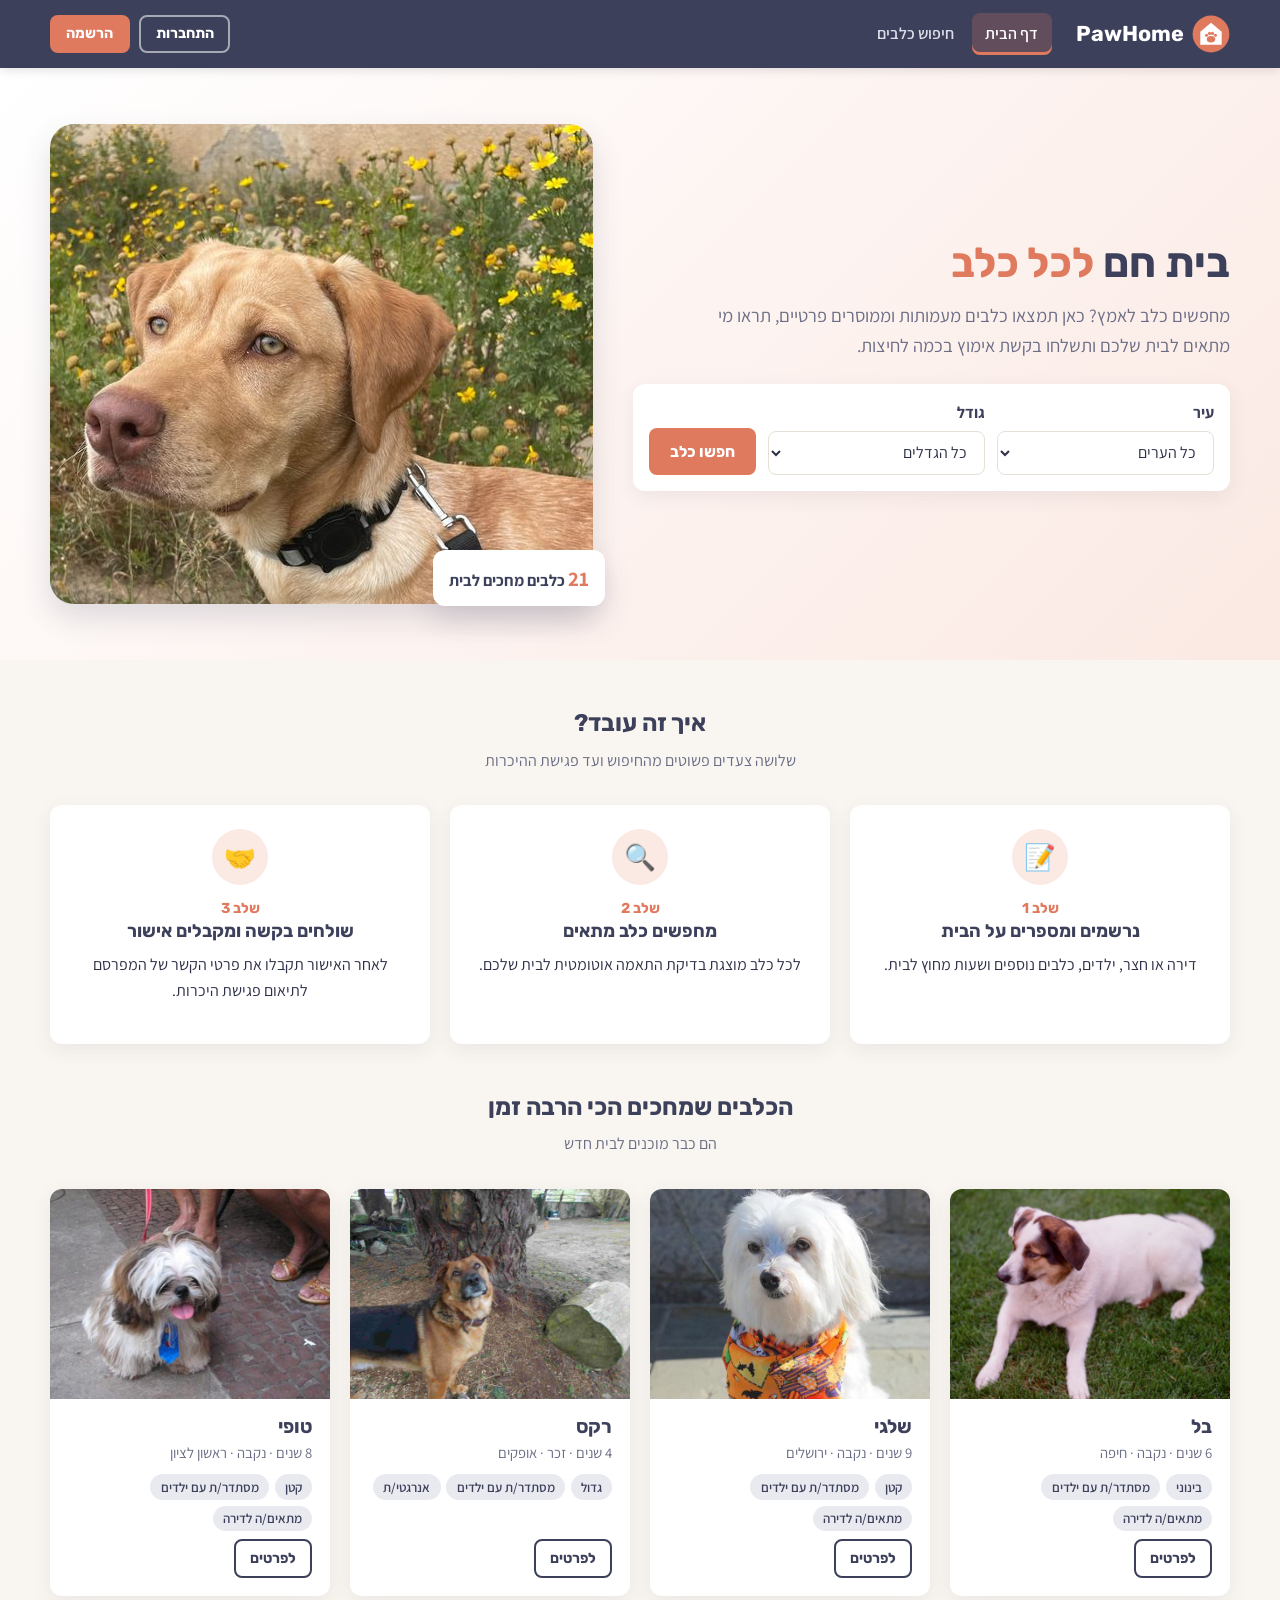
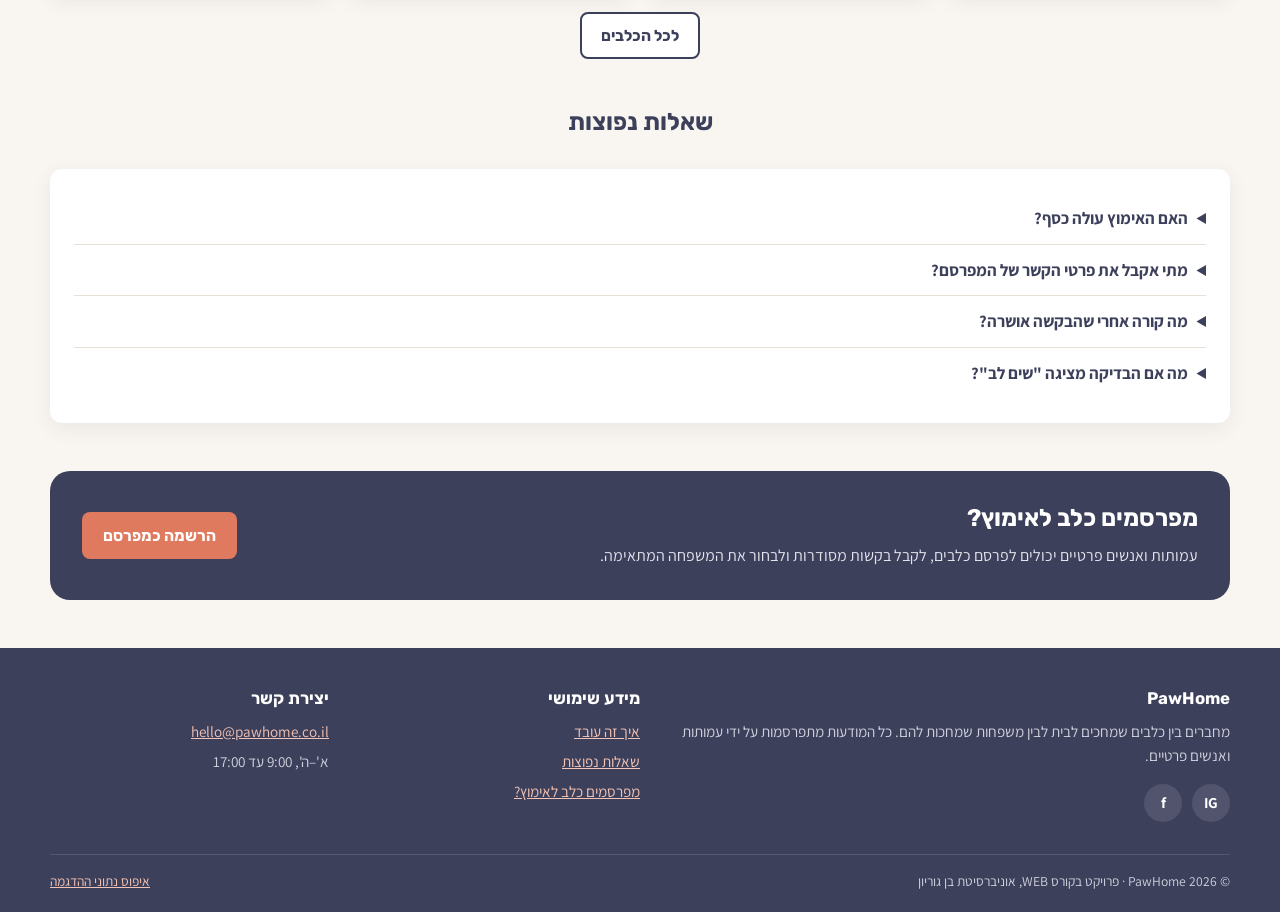
<file: PawHome_Part_B_Group2/PawHome_Part_B_Group2/index.html>
<!DOCTYPE html>
<html lang="he" dir="rtl">
<head>
    <!-- Home page: introduces the service, quick search, longest waiting dogs. -->
    <meta charset="UTF-8">
    <meta name="viewport" content="width=device-width, initial-scale=1.0">
    <meta name="description" content="PawHome: אפליקציה לאימוץ כלבים שמחברת בין מאמצים לבין עמותות ומוסרים פרטיים.">
    <title>דף הבית | PawHome</title>
    <link rel="icon" href="images/favicon.svg" type="image/svg+xml">
    <link rel="preconnect" href="https://fonts.googleapis.com">
    <link rel="preconnect" href="https://fonts.gstatic.com" crossorigin>
    <link href="https://fonts.googleapis.com/css2?family=Assistant:wght@400;600;700&family=Rubik:wght@500;700&display=swap" rel="stylesheet">
    <link rel="stylesheet" href="css/style.css">
</head>
<body class="page-home">
    <a class="skip-link" href="#main">דילוג לתוכן הראשי</a>

    <!-- Header: the same on every page. Links are shown or hidden by role in js/ui.js (data-show) -->
    <header class="site-header">
        <div class="container header-inner">
            <a class="brand" href="index.html">
                <img src="images/logo.svg" alt="" width="38" height="38">
                <span>PawHome</span>
            </a>

            <button class="menu-toggle" type="button" aria-expanded="false" aria-controls="mainNav" aria-label="פתיחת התפריט">☰</button>

            <nav id="mainNav" class="main-nav" aria-label="ניווט ראשי">
                <ul class="nav-list">
                    <li data-show="guest adopter"><a href="index.html">דף הבית</a></li>
                    <li data-show="publisher"><a href="publisher.html">ניהול המודעות</a></li>
                    <li data-show="publisher"><a href="dog-form.html">פרסום כלב</a></li>
                    <li data-show="guest adopter publisher"><a href="dogs.html">חיפוש כלבים</a></li>
                    <li data-show="adopter"><a href="my-requests.html">הבקשות שלי</a></li>
                </ul>
                <div class="nav-user">
                    <a class="btn btn-outline btn-small" href="login.html" data-show="guest">התחברות</a>
                    <a class="btn btn-primary btn-small" href="signup.html" data-show="guest">הרשמה</a>
                    <a class="user-chip" href="profile.html" data-show="adopter publisher" title="הפרופיל שלי">
                        <span class="user-avatar" aria-hidden="true">👤</span>
                        <span id="navUserName">הפרופיל שלי</span>
                    </a>
                    <button class="btn btn-outline btn-small" type="button" data-logout data-show="adopter publisher">התנתקות</button>
                </div>
            </nav>
        </div>
    </header>

    <main id="main">

        <!-- Hero: what the site does, and a quick search -->
        <section class="hero">
            <div class="container hero-grid">
                <div class="fade-in">
                    <h1>בית חם <span>לכל כלב</span></h1>
                    <p class="hero-text">מחפשים כלב לאמץ? כאן תמצאו כלבים מעמותות וממוסרים פרטיים, תראו מי מתאים לבית שלכם ותשלחו בקשת אימוץ בכמה לחיצות.</p>

                    <form id="quickSearch" class="quick-search" aria-label="חיפוש מהיר">
                        <div class="form-field">
                            <label for="quickCity">עיר</label>
                            <select id="quickCity" name="city"></select>
                        </div>
                        <div class="form-field">
                            <label for="quickSize">גודל</label>
                            <select id="quickSize" name="size">
                                <option value="">כל הגדלים</option>
                                <option value="small">קטן</option>
                                <option value="medium">בינוני</option>
                                <option value="large">גדול</option>
                            </select>
                        </div>
                        <button class="btn btn-primary" type="submit">חפשו כלב</button>
                    </form>
                </div>
                <div class="hero-image fade-in" style="--delay:120ms">
                    <img src="images/dogs/lola.jpg" alt="לולה, כלבה מעורבת שמחכה לאימוץ" width="640" height="480">
                    <p class="hero-badge"><strong id="availableCount">…</strong> כלבים מחכים לבית</p>
                </div>
            </div>
        </section>

        <!-- How it works: the three steps of the service -->
        <section id="how-it-works" class="container section-gap">
            <div class="section-heading">
                <h2>איך זה עובד?</h2>
                <p>שלושה צעדים פשוטים מהחיפוש ועד פגישת ההיכרות</p>
            </div>
            <ol class="steps">
                <li class="step">
                    <div class="step-icon" aria-hidden="true">📝</div>
                    <span class="step-number">שלב 1</span>
                    <h3>נרשמים ומספרים על הבית</h3>
                    <p>דירה או חצר, ילדים, כלבים נוספים ושעות מחוץ לבית.</p>
                </li>
                <li class="step">
                    <div class="step-icon" aria-hidden="true">🔍</div>
                    <span class="step-number">שלב 2</span>
                    <h3>מחפשים כלב מתאים</h3>
                    <p>לכל כלב מוצגת בדיקת התאמה אוטומטית לבית שלכם.</p>
                </li>
                <li class="step">
                    <div class="step-icon" aria-hidden="true">🤝</div>
                    <span class="step-number">שלב 3</span>
                    <h3>שולחים בקשה ומקבלים אישור</h3>
                    <p>לאחר האישור תקבלו את פרטי הקשר של המפרסם לתיאום פגישת היכרות.</p>
                </li>
            </ol>
        </section>

        <!-- Dogs that have been waiting the longest (loaded by js/home.js) -->
        <section class="container section-gap" aria-labelledby="waitingTitle">
            <div class="section-heading">
                <h2 id="waitingTitle">הכלבים שמחכים הכי הרבה זמן</h2>
                <p>הם כבר מוכנים לבית חדש</p>
            </div>
            <div id="waitingDogs" class="dog-grid four" aria-live="polite">
                <p class="loading-block"><span class="spinner"></span></p>
            </div>
            <p class="switch-line"><a class="btn btn-outline" href="dogs.html">לכל הכלבים</a></p>
        </section>

        <!-- Frequently asked questions (native accordion) -->
        <section id="faq" class="container section-gap">
            <div class="section-heading">
                <h2>שאלות נפוצות</h2>
            </div>
            <div class="card">
                <details>
                    <summary><strong>האם האימוץ עולה כסף?</strong></summary>
                    <p>האתר לא גובה תשלום. דמי אימוץ, אם יש, נקבעים ישירות מול העמותה או המוסר.</p>
                </details>
                <details>
                    <summary><strong>מתי אקבל את פרטי הקשר של המפרסם?</strong></summary>
                    <p>מיד לאחר שהמפרסם מאשר את הבקשה. הפרטים יופיעו בעמוד "הבקשות שלי".</p>
                </details>
                <details>
                    <summary><strong>מה קורה אחרי שהבקשה אושרה?</strong></summary>
                    <p>הכלב עובר לסטטוס "בתהליך אימוץ" ונפגשים להיכרות. אם האימוץ מתבצע, המפרסם מסמן אותו כמאומץ. אם לא, המודעה חוזרת להיות זמינה ובקשות אחרות שחיכו נשארות בתוקף.</p>
                </details>
                <details>
                    <summary><strong>מה אם הבדיקה מציגה "שים לב"?</strong></summary>
                    <p>זו המלצה בלבד. אפשר עדיין לשלוח בקשה ולהסביר למפרסם איך תתאימו את הבית לכלב.</p>
                </details>
            </div>
        </section>

        <!-- Invitation for publishers (guests only) -->
        <section class="container section-gap" data-show="guest">
            <div class="publisher-cta">
                <div>
                    <h2>מפרסמים כלב לאימוץ?</h2>
                    <p>עמותות ואנשים פרטיים יכולים לפרסם כלבים, לקבל בקשות מסודרות ולבחור את המשפחה המתאימה.</p>
                </div>
                <a class="btn btn-primary" href="signup.html?type=publisher">הרשמה כמפרסם</a>
            </div>
        </section>
    </main>

    <!-- Footer: the same on every page -->
    <footer class="site-footer">
        <div class="container footer-grid">
            <section>
                <h2>PawHome</h2>
                <p>מחברים בין כלבים שמחכים לבית לבין משפחות שמחכות להם. כל המודעות מתפרסמות על ידי עמותות ואנשים פרטיים.</p>
                <div class="social-links">
                    <a href="https://www.instagram.com/" target="_blank" rel="noopener" aria-label="אינסטגרם">IG</a>
                    <a href="https://www.facebook.com/" target="_blank" rel="noopener" aria-label="פייסבוק">f</a>
                </div>
            </section>
            <section>
                <h2>מידע שימושי</h2>
                <ul class="footer-links">
                    <li><a href="index.html#how-it-works">איך זה עובד</a></li>
                    <li><a href="index.html#faq">שאלות נפוצות</a></li>
                    <li><a href="signup.html?type=publisher">מפרסמים כלב לאימוץ?</a></li>
                </ul>
            </section>
            <section>
                <h2>יצירת קשר</h2>
                <ul class="footer-links">
                    <li><a href="mailto:hello@pawhome.co.il">hello@pawhome.co.il</a></li>
                    <li>א'–ה', 9:00 עד 17:00</li>
                </ul>
            </section>
        </div>
        <div class="container footer-bottom">
            <span>© <span id="footerYear">2026</span> PawHome · פרויקט בקורס WEB, אוניברסיטת בן גוריון</span>
            <button class="link-button" type="button" id="resetDemo">איפוס נתוני ההדגמה</button>
        </div>
    </footer>

    <!-- Shared scripts (order matters), then the script of this page -->
    <script src="js/data.js"></script>
    <script src="js/match.js"></script>
    <script src="js/api.js"></script>
    <script src="js/validation.js"></script>
    <script src="js/forms.js"></script>
    <script src="js/ui.js"></script>
    <script src="js/home.js"></script>
</body>
</html>
</file>
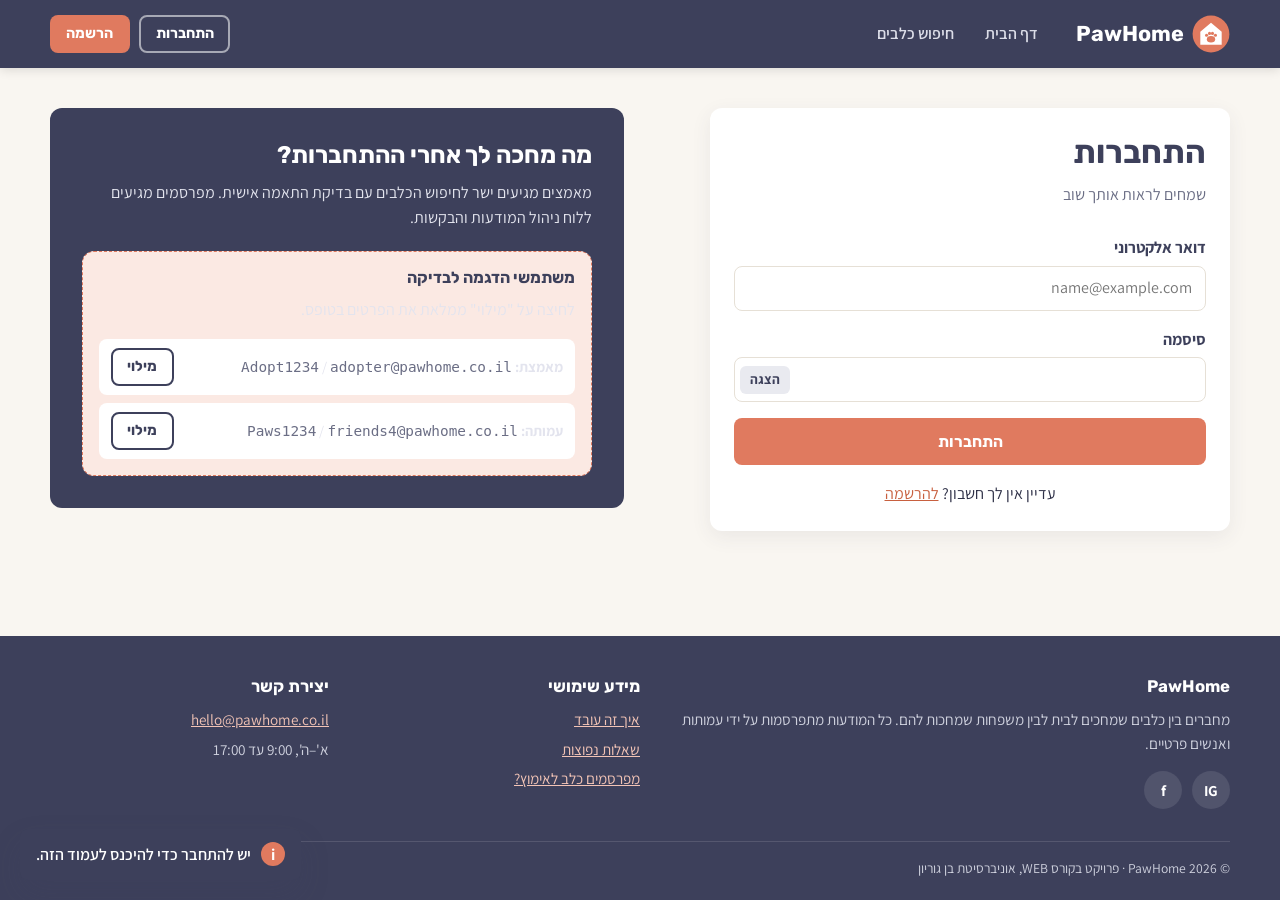
<file: PawHome_Part_B_Group2/PawHome_Part_B_Group2/dog-form.html>
<!DOCTYPE html>
<html lang="he" dir="rtl">
<head>
    <!-- Publish a new dog or edit an existing one (dog-form.html?id=). Publishers only. -->
    <meta charset="UTF-8">
    <meta name="viewport" content="width=device-width, initial-scale=1.0">
    <meta name="description" content="PawHome: אפליקציה לאימוץ כלבים שמחברת בין מאמצים לבין עמותות ומוסרים פרטיים.">
    <title>פרסום כלב | PawHome</title>
    <link rel="icon" href="images/favicon.svg" type="image/svg+xml">
    <link rel="preconnect" href="https://fonts.googleapis.com">
    <link rel="preconnect" href="https://fonts.gstatic.com" crossorigin>
    <link href="https://fonts.googleapis.com/css2?family=Assistant:wght@400;600;700&family=Rubik:wght@500;700&display=swap" rel="stylesheet">
    <link rel="stylesheet" href="css/style.css">
</head>
<body class="page-dog-form">
    <a class="skip-link" href="#main">דילוג לתוכן הראשי</a>

    <!-- Header: the same on every page. Links are shown or hidden by role in js/ui.js (data-show) -->
    <header class="site-header">
        <div class="container header-inner">
            <a class="brand" href="index.html">
                <img src="images/logo.svg" alt="" width="38" height="38">
                <span>PawHome</span>
            </a>

            <button class="menu-toggle" type="button" aria-expanded="false" aria-controls="mainNav" aria-label="פתיחת התפריט">☰</button>

            <nav id="mainNav" class="main-nav" aria-label="ניווט ראשי">
                <ul class="nav-list">
                    <li data-show="guest adopter"><a href="index.html">דף הבית</a></li>
                    <li data-show="publisher"><a href="publisher.html">ניהול המודעות</a></li>
                    <li data-show="publisher"><a href="dog-form.html">פרסום כלב</a></li>
                    <li data-show="guest adopter publisher"><a href="dogs.html">חיפוש כלבים</a></li>
                    <li data-show="adopter"><a href="my-requests.html">הבקשות שלי</a></li>
                </ul>
                <div class="nav-user">
                    <a class="btn btn-outline btn-small" href="login.html" data-show="guest">התחברות</a>
                    <a class="btn btn-primary btn-small" href="signup.html" data-show="guest">הרשמה</a>
                    <a class="user-chip" href="profile.html" data-show="adopter publisher" title="הפרופיל שלי">
                        <span class="user-avatar" aria-hidden="true">👤</span>
                        <span id="navUserName">הפרופיל שלי</span>
                    </a>
                    <button class="btn btn-outline btn-small" type="button" data-logout data-show="adopter publisher">התנתקות</button>
                </div>
            </nav>
        </div>
    </header>

    <main id="main">

        <section class="container page-section">
            <h1 class="page-title" id="formTitle">פרסום כלב לאימוץ</h1>
            <p class="page-subtitle" id="formSubtitle">מלאו את הפרטים כמה שיותר מדויק, כדי שבדיקת ההתאמה תעבוד נכון.</p>

            <form id="dogForm" class="card" novalidate>
                <p id="dogFormMessage" class="form-message" role="alert"></p>

                <fieldset class="form-section">
                    <legend>פרטי הכלב</legend>
                    <div class="form-grid">
                <div class="form-field">
                    <label for="dogName">שם הכלב</label>
                    <input type="text" id="dogName" name="dogName" maxlength="20" required>
                    <p class="field-error" id="dogNameError"></p>
                </div>
                <div class="form-field">
                    <label for="dogAge">גיל (בשנים)</label>
                    <input type="number" id="dogAge" name="dogAge" min="0" max="20" step="1" inputmode="numeric" required>
                    <p class="field-hint" id="dogAgeHint">גור עד שנה: 0</p>
                    <p class="field-error" id="dogAgeError"></p>
                </div>
                <div class="form-field">
                    <label for="dogSize">גודל</label>
                    <select id="dogSize" name="dogSize" required><option value="">בחירת גודל</option><option value="small">קטן</option><option value="medium">בינוני</option><option value="large">גדול</option></select>
                    <p class="field-error" id="dogSizeError"></p>
                </div>
                <div class="form-field">
                    <label for="dogCity">עיר</label>
                    <select id="dogCity" name="dogCity" required></select>
                    <p class="field-error" id="dogCityError"></p>
                </div>
                <div class="form-field">
                    <label for="dogBreed">גזע <span class="optional">(רשות)</span></label>
                    <input type="text" id="dogBreed" name="dogBreed" maxlength="30" placeholder="לדוגמה: מעורב לברדור">
                    <p class="field-error" id="dogBreedError"></p>
                </div>
                    </div>
                <fieldset class="choice-group" id="dogGenderGroup">
                    <legend>מין</legend>
                    <div class="choice-row">
                        <label class="choice-pill"><input type="radio" name="dogGender" value="male"><span>זכר</span></label>
                        <label class="choice-pill"><input type="radio" name="dogGender" value="female"><span>נקבה</span></label>
                    </div>
                    <p class="field-error" id="dogGenderError"></p>
                </fieldset>
                </fieldset>

                <fieldset class="form-section">
                    <legend>אופי והתאמה</legend>
                <fieldset class="choice-group" id="dogEnergyGroup">
                    <legend>רמת אנרגיה</legend>
                    <div class="choice-row">
                        <label class="choice-pill"><input type="radio" name="dogEnergy" value="low"><span>נמוכה</span></label>
                        <label class="choice-pill"><input type="radio" name="dogEnergy" value="medium"><span>בינונית</span></label>
                        <label class="choice-pill"><input type="radio" name="dogEnergy" value="high"><span>גבוהה</span></label>
                    </div>
                    <p class="field-error" id="dogEnergyError"></p>
                </fieldset>
                <fieldset class="choice-group" id="goodWithKidsGroup">
                    <legend>מסתדר עם ילדים?</legend>
                    <div class="choice-row">
                        <label class="choice-pill"><input type="radio" name="goodWithKids" value="yes"><span>כן</span></label>
                        <label class="choice-pill"><input type="radio" name="goodWithKids" value="no"><span>לא</span></label>
                    </div>
                    <p class="field-error" id="goodWithKidsError"></p>
                </fieldset>
                <fieldset class="choice-group" id="goodWithDogsGroup">
                    <legend>מסתדר עם כלבים אחרים?</legend>
                    <div class="choice-row">
                        <label class="choice-pill"><input type="radio" name="goodWithDogs" value="yes"><span>כן</span></label>
                        <label class="choice-pill"><input type="radio" name="goodWithDogs" value="no"><span>לא</span></label>
                    </div>
                    <p class="field-error" id="goodWithDogsError"></p>
                </fieldset>
                <fieldset class="choice-group" id="needsYardGroup">
                    <legend>זקוק לחצר?</legend>
                    <div class="choice-row">
                        <label class="choice-pill"><input type="radio" name="needsYard" value="yes"><span>כן</span></label>
                        <label class="choice-pill"><input type="radio" name="needsYard" value="no"><span>לא</span></label>
                    </div>
                    <p class="field-error" id="needsYardError"></p>
                </fieldset>
                </fieldset>

                <fieldset class="form-section">
                    <legend>תמונה ותיאור</legend>
                    <div class="form-field">
                        <label for="dogImage">תמונה של הכלב</label>
                        <div class="image-upload">
                            <div class="image-preview" id="imagePreview">עדיין לא נבחרה תמונה</div>
                            <div>
                                <input type="file" id="dogImage" name="dogImage" accept="image/jpeg,image/png">
                                <p class="field-hint">JPG או PNG, עד 2MB</p>
                            </div>
                        </div>
                        <p class="field-error" id="dogImageError"></p>
                    </div>
                    <div class="form-field">
                        <label for="dogDescription">תיאור</label>
                        <textarea id="dogDescription" name="dogDescription" maxlength="1000" placeholder="ספרו על האופי, ההרגלים והצרכים של הכלב" required></textarea>
                        <p class="char-counter" id="descriptionCounter" aria-live="polite">0 / 1000 (לפחות 20)</p>
                        <p class="field-error" id="dogDescriptionError"></p>
                    </div>
                </fieldset>

                <div class="form-actions">
                    <button class="btn btn-primary" type="submit" id="dogSubmit">פרסום</button>
                    <a class="btn btn-outline" href="publisher.html">ביטול</a>
                </div>
            </form>
        </section>
    </main>

    <!-- Footer: the same on every page -->
    <footer class="site-footer">
        <div class="container footer-grid">
            <section>
                <h2>PawHome</h2>
                <p>מחברים בין כלבים שמחכים לבית לבין משפחות שמחכות להם. כל המודעות מתפרסמות על ידי עמותות ואנשים פרטיים.</p>
                <div class="social-links">
                    <a href="https://www.instagram.com/" target="_blank" rel="noopener" aria-label="אינסטגרם">IG</a>
                    <a href="https://www.facebook.com/" target="_blank" rel="noopener" aria-label="פייסבוק">f</a>
                </div>
            </section>
            <section>
                <h2>מידע שימושי</h2>
                <ul class="footer-links">
                    <li><a href="index.html#how-it-works">איך זה עובד</a></li>
                    <li><a href="index.html#faq">שאלות נפוצות</a></li>
                    <li><a href="signup.html?type=publisher">מפרסמים כלב לאימוץ?</a></li>
                </ul>
            </section>
            <section>
                <h2>יצירת קשר</h2>
                <ul class="footer-links">
                    <li><a href="mailto:hello@pawhome.co.il">hello@pawhome.co.il</a></li>
                    <li>א'–ה', 9:00 עד 17:00</li>
                </ul>
            </section>
        </div>
        <div class="container footer-bottom">
            <span>© <span id="footerYear">2026</span> PawHome · פרויקט בקורס WEB, אוניברסיטת בן גוריון</span>
            <button class="link-button" type="button" id="resetDemo">איפוס נתוני ההדגמה</button>
        </div>
    </footer>

    <!-- Shared scripts (order matters), then the script of this page -->
    <script src="js/data.js"></script>
    <script src="js/match.js"></script>
    <script src="js/api.js"></script>
    <script src="js/validation.js"></script>
    <script src="js/forms.js"></script>
    <script src="js/ui.js"></script>
    <script src="js/dog-form.js"></script>
</body>
</html>
</file>
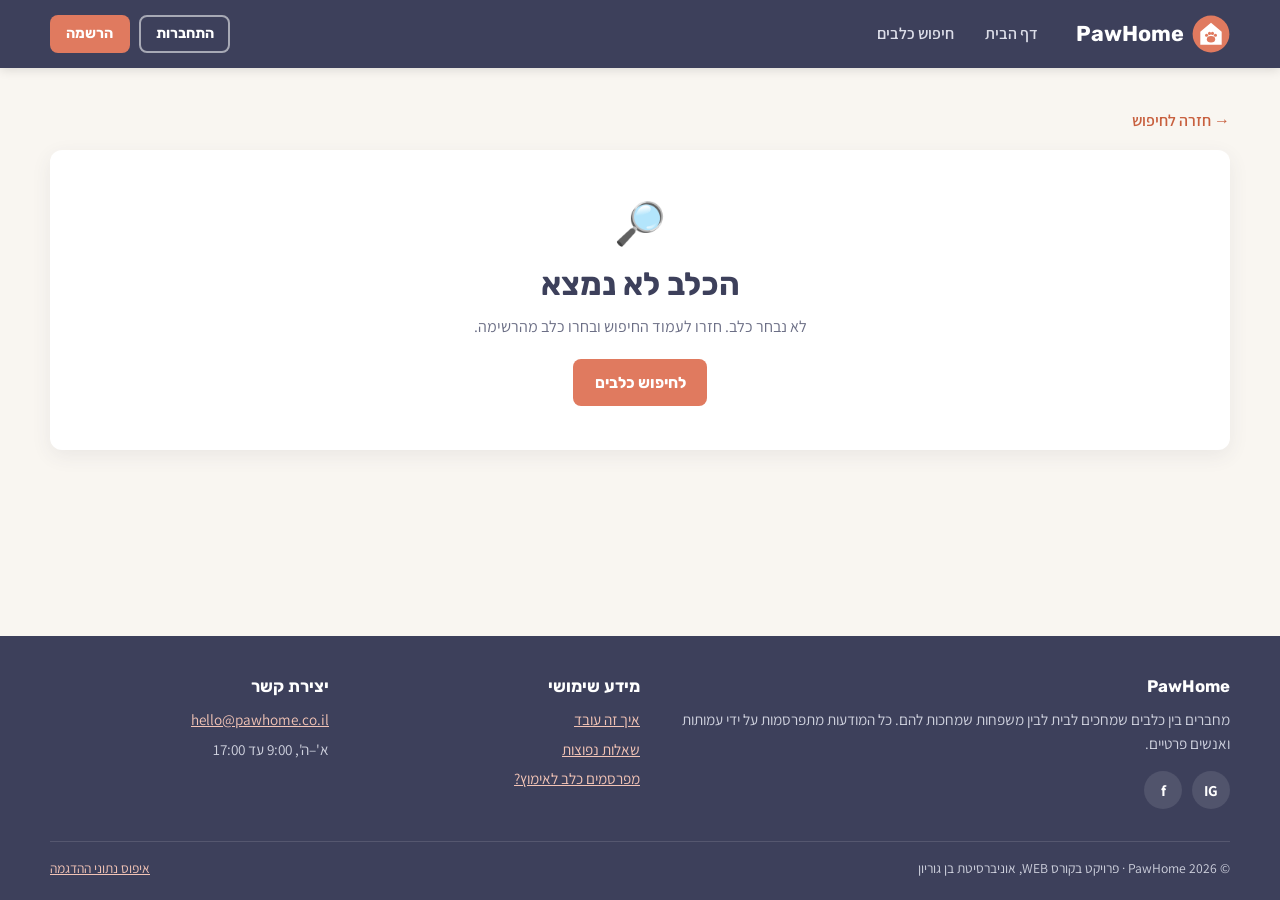
<file: PawHome_Part_B_Group2/PawHome_Part_B_Group2/dog.html>
<!DOCTYPE html>
<html lang="he" dir="rtl">
<head>
    <!-- Generic dog page. The same page shows every dog by its id; what it shows depends on the user type. -->
    <meta charset="UTF-8">
    <meta name="viewport" content="width=device-width, initial-scale=1.0">
    <meta name="description" content="PawHome: אפליקציה לאימוץ כלבים שמחברת בין מאמצים לבין עמותות ומוסרים פרטיים.">
    <title>עמוד כלב | PawHome</title>
    <link rel="icon" href="images/favicon.svg" type="image/svg+xml">
    <link rel="preconnect" href="https://fonts.googleapis.com">
    <link rel="preconnect" href="https://fonts.gstatic.com" crossorigin>
    <link href="https://fonts.googleapis.com/css2?family=Assistant:wght@400;600;700&family=Rubik:wght@500;700&display=swap" rel="stylesheet">
    <link rel="stylesheet" href="css/style.css">
</head>
<body class="page-dog">
    <a class="skip-link" href="#main">דילוג לתוכן הראשי</a>

    <!-- Header: the same on every page. Links are shown or hidden by role in js/ui.js (data-show) -->
    <header class="site-header">
        <div class="container header-inner">
            <a class="brand" href="index.html">
                <img src="images/logo.svg" alt="" width="38" height="38">
                <span>PawHome</span>
            </a>

            <button class="menu-toggle" type="button" aria-expanded="false" aria-controls="mainNav" aria-label="פתיחת התפריט">☰</button>

            <nav id="mainNav" class="main-nav" aria-label="ניווט ראשי">
                <ul class="nav-list">
                    <li data-show="guest adopter"><a href="index.html">דף הבית</a></li>
                    <li data-show="publisher"><a href="publisher.html">ניהול המודעות</a></li>
                    <li data-show="publisher"><a href="dog-form.html">פרסום כלב</a></li>
                    <li data-show="guest adopter publisher"><a href="dogs.html">חיפוש כלבים</a></li>
                    <li data-show="adopter"><a href="my-requests.html">הבקשות שלי</a></li>
                </ul>
                <div class="nav-user">
                    <a class="btn btn-outline btn-small" href="login.html" data-show="guest">התחברות</a>
                    <a class="btn btn-primary btn-small" href="signup.html" data-show="guest">הרשמה</a>
                    <a class="user-chip" href="profile.html" data-show="adopter publisher" title="הפרופיל שלי">
                        <span class="user-avatar" aria-hidden="true">👤</span>
                        <span id="navUserName">הפרופיל שלי</span>
                    </a>
                    <button class="btn btn-outline btn-small" type="button" data-logout data-show="adopter publisher">התנתקות</button>
                </div>
            </nav>
        </div>
    </header>

    <main id="main">

        <section class="container page-section">
            <a class="back-link" href="dogs.html" id="backLink">→ חזרה לחיפוש</a>
            <!-- Filled by js/dog.js according to ?id= in the address -->
            <div id="dogContent" aria-live="polite">
                <p class="loading-block"><span class="spinner"></span></p>
            </div>
            <section id="requestPanel" class="request-panel" aria-labelledby="requestTitle" hidden></section>
            <section id="similarSection" class="similar" hidden aria-labelledby="similarTitle">
                <h2 id="similarTitle">כלבים דומים שאולי יתאימו לכם</h2>
                <div id="similarDogs" class="dog-grid"></div>
            </section>
        </section>
    </main>

    <!-- Footer: the same on every page -->
    <footer class="site-footer">
        <div class="container footer-grid">
            <section>
                <h2>PawHome</h2>
                <p>מחברים בין כלבים שמחכים לבית לבין משפחות שמחכות להם. כל המודעות מתפרסמות על ידי עמותות ואנשים פרטיים.</p>
                <div class="social-links">
                    <a href="https://www.instagram.com/" target="_blank" rel="noopener" aria-label="אינסטגרם">IG</a>
                    <a href="https://www.facebook.com/" target="_blank" rel="noopener" aria-label="פייסבוק">f</a>
                </div>
            </section>
            <section>
                <h2>מידע שימושי</h2>
                <ul class="footer-links">
                    <li><a href="index.html#how-it-works">איך זה עובד</a></li>
                    <li><a href="index.html#faq">שאלות נפוצות</a></li>
                    <li><a href="signup.html?type=publisher">מפרסמים כלב לאימוץ?</a></li>
                </ul>
            </section>
            <section>
                <h2>יצירת קשר</h2>
                <ul class="footer-links">
                    <li><a href="mailto:hello@pawhome.co.il">hello@pawhome.co.il</a></li>
                    <li>א'–ה', 9:00 עד 17:00</li>
                </ul>
            </section>
        </div>
        <div class="container footer-bottom">
            <span>© <span id="footerYear">2026</span> PawHome · פרויקט בקורס WEB, אוניברסיטת בן גוריון</span>
            <button class="link-button" type="button" id="resetDemo">איפוס נתוני ההדגמה</button>
        </div>
    </footer>

    <!-- Shared scripts (order matters), then the script of this page -->
    <script src="js/data.js"></script>
    <script src="js/match.js"></script>
    <script src="js/api.js"></script>
    <script src="js/validation.js"></script>
    <script src="js/forms.js"></script>
    <script src="js/ui.js"></script>
    <script src="js/dog.js"></script>
</body>
</html>
</file>
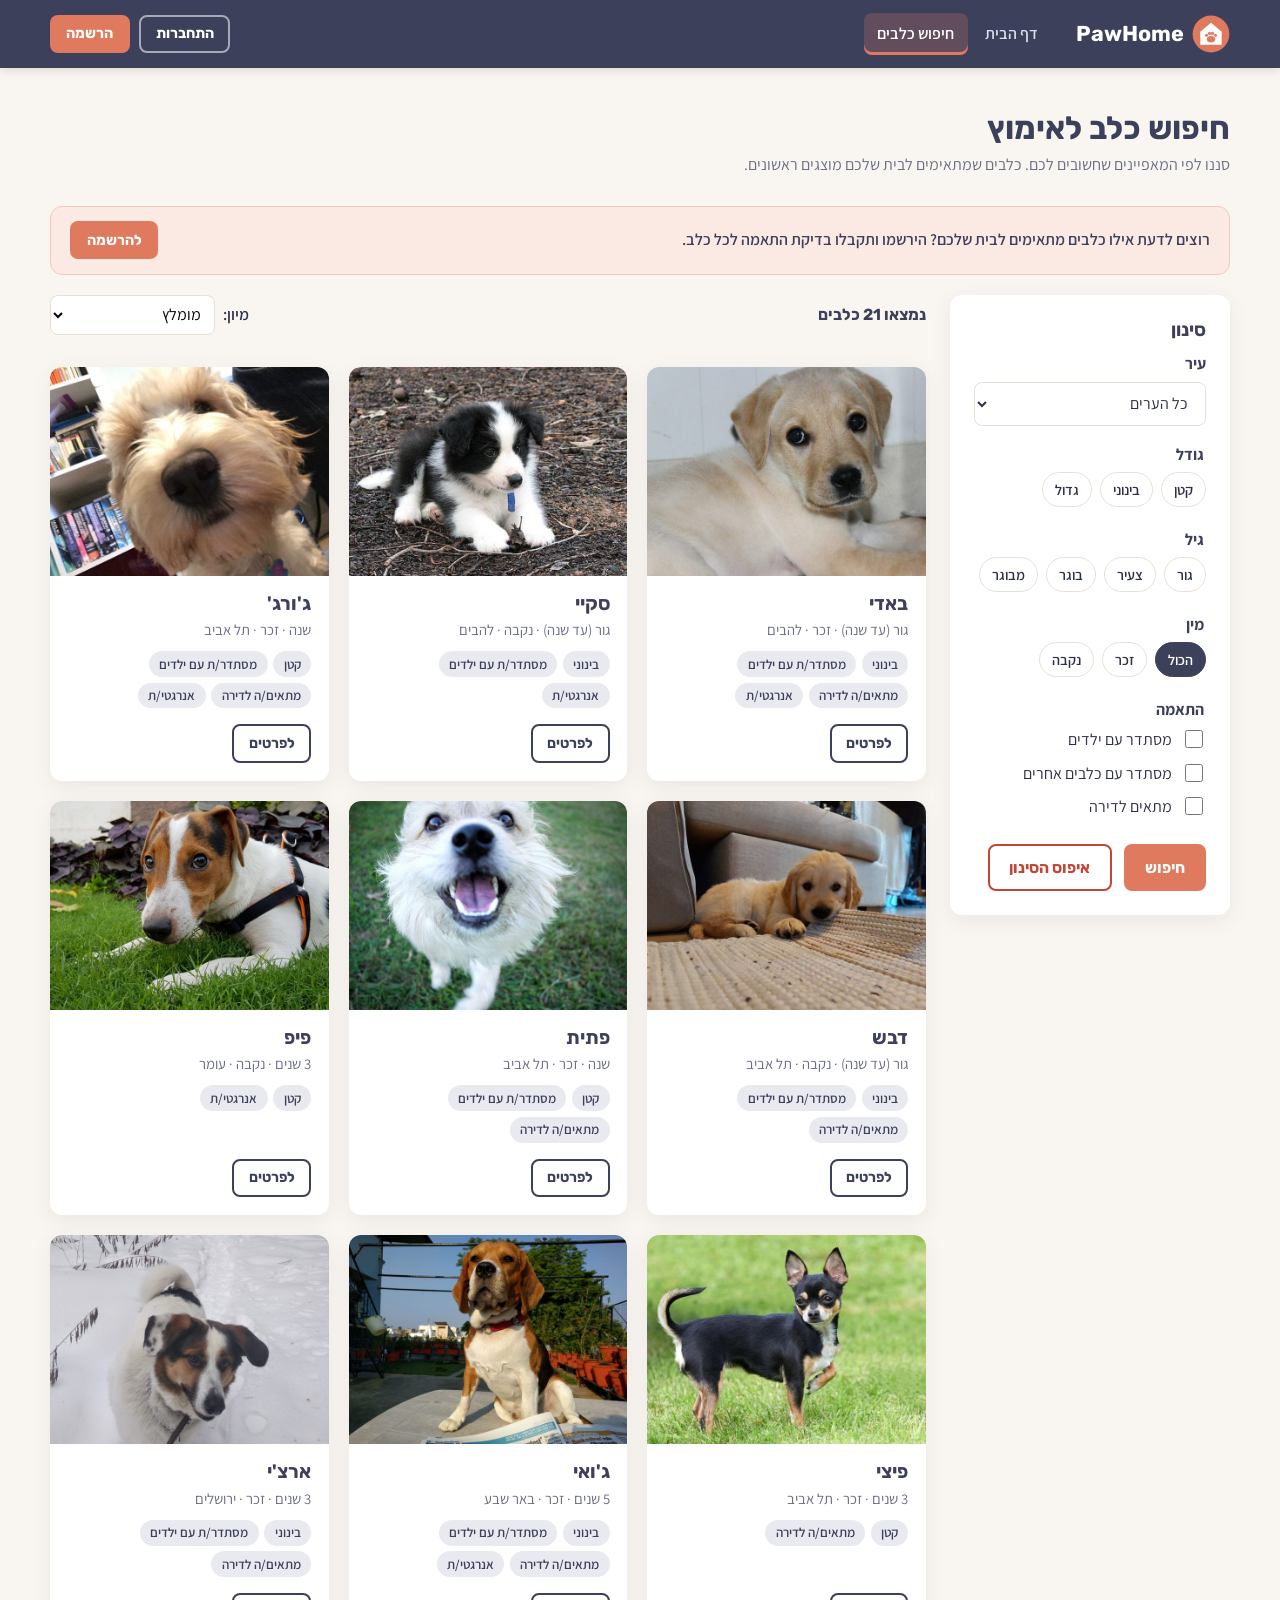
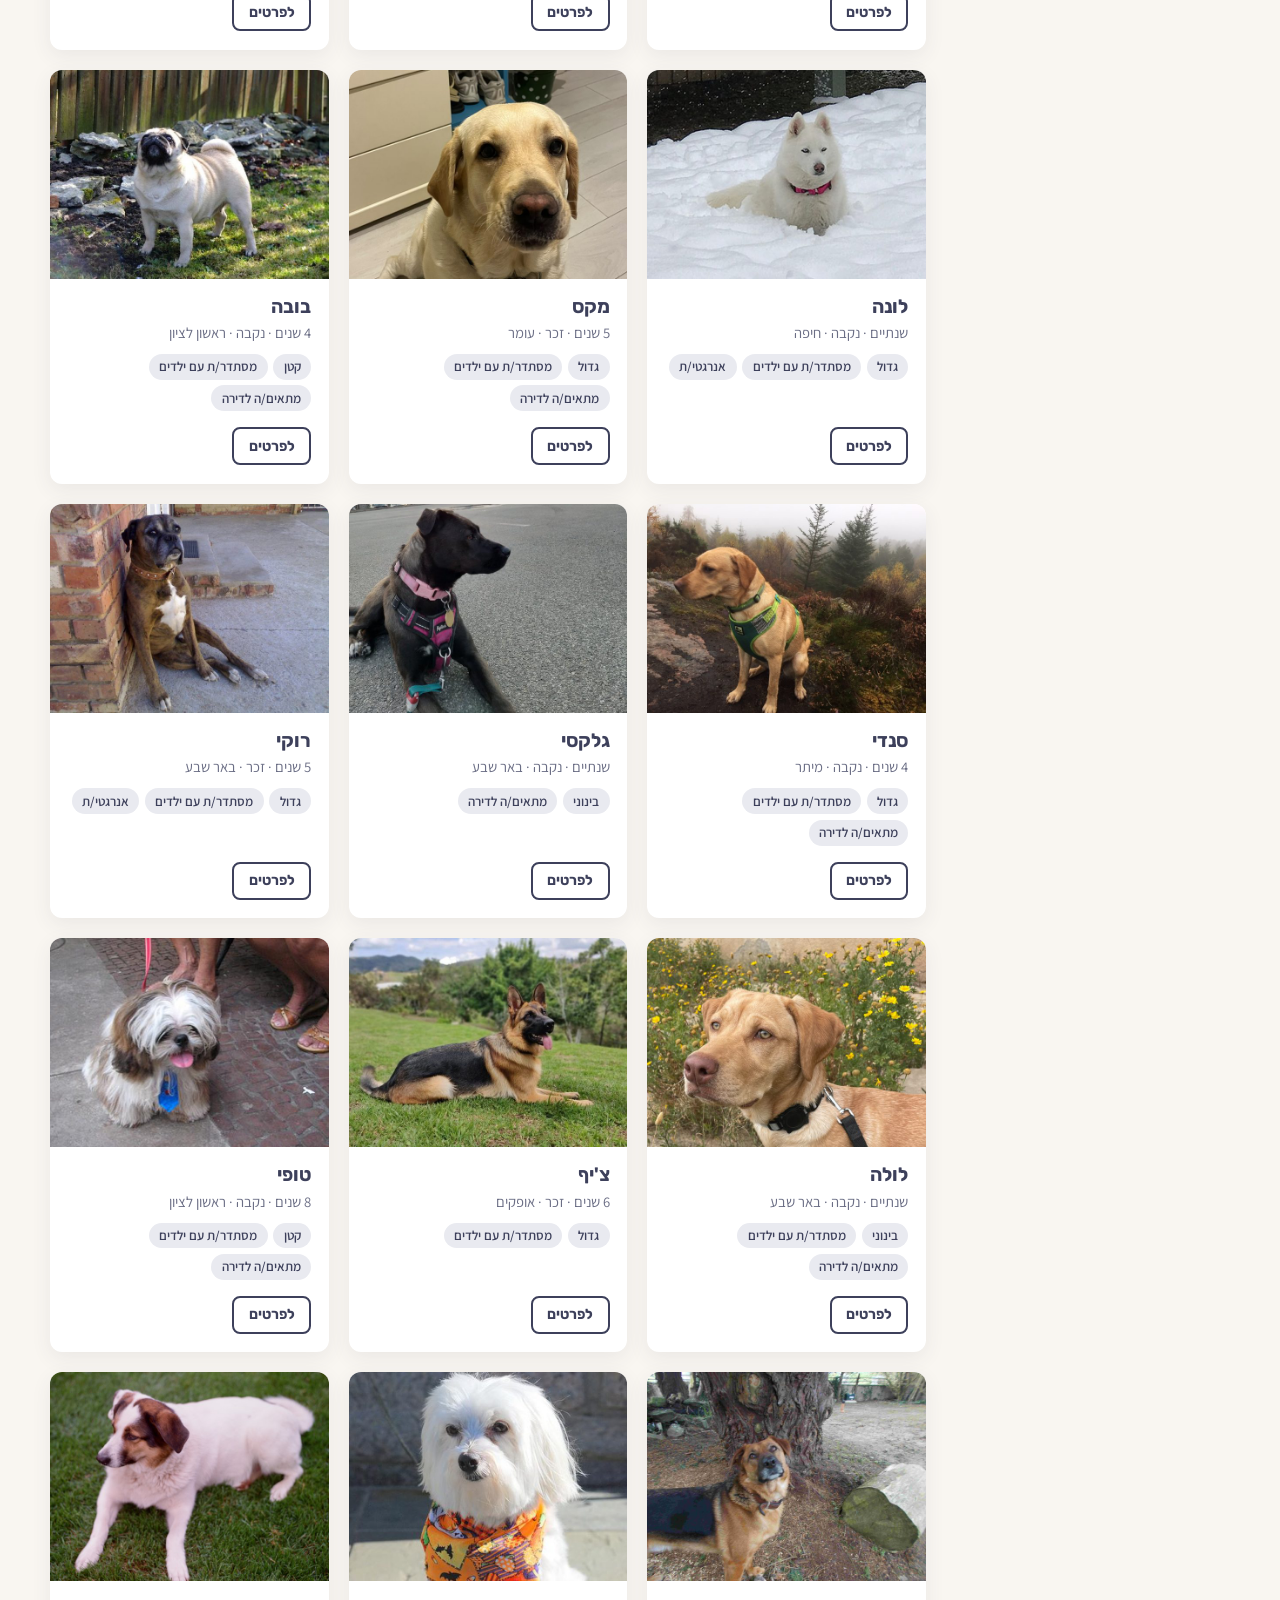
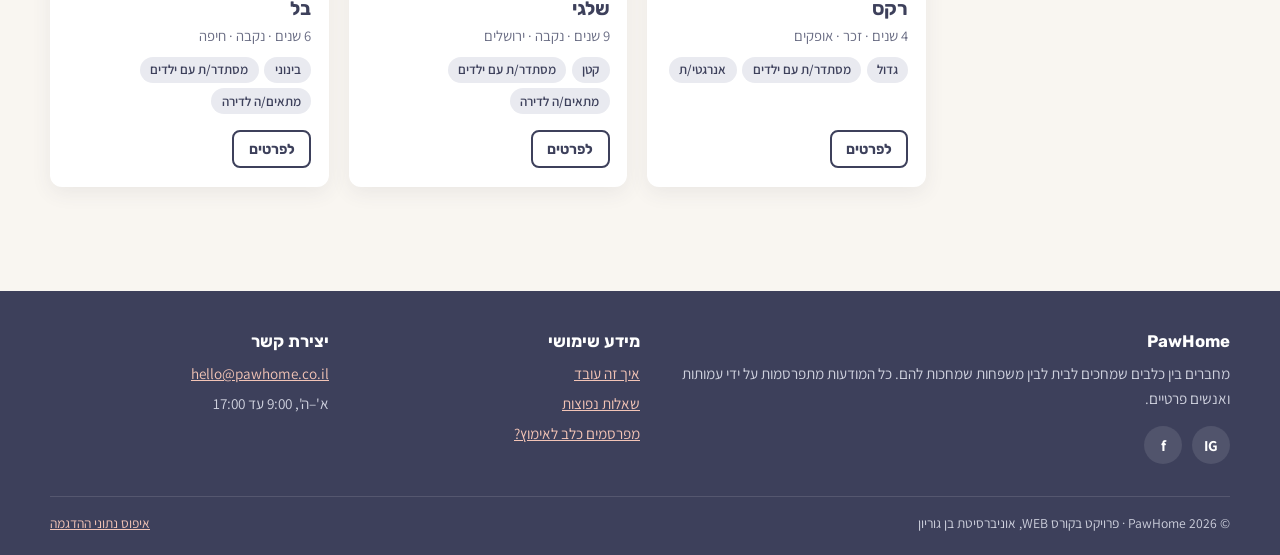
<file: PawHome_Part_B_Group2/PawHome_Part_B_Group2/dogs.html>
<!DOCTYPE html>
<html lang="he" dir="rtl">
<head>
    <!-- Search page: the main service. One generic dog page (dog.html?id=) is used for every result. -->
    <meta charset="UTF-8">
    <meta name="viewport" content="width=device-width, initial-scale=1.0">
    <meta name="description" content="PawHome: אפליקציה לאימוץ כלבים שמחברת בין מאמצים לבין עמותות ומוסרים פרטיים.">
    <title>חיפוש כלבים | PawHome</title>
    <link rel="icon" href="images/favicon.svg" type="image/svg+xml">
    <link rel="preconnect" href="https://fonts.googleapis.com">
    <link rel="preconnect" href="https://fonts.gstatic.com" crossorigin>
    <link href="https://fonts.googleapis.com/css2?family=Assistant:wght@400;600;700&family=Rubik:wght@500;700&display=swap" rel="stylesheet">
    <link rel="stylesheet" href="css/style.css">
</head>
<body class="page-search">
    <a class="skip-link" href="#main">דילוג לתוכן הראשי</a>

    <!-- Header: the same on every page. Links are shown or hidden by role in js/ui.js (data-show) -->
    <header class="site-header">
        <div class="container header-inner">
            <a class="brand" href="index.html">
                <img src="images/logo.svg" alt="" width="38" height="38">
                <span>PawHome</span>
            </a>

            <button class="menu-toggle" type="button" aria-expanded="false" aria-controls="mainNav" aria-label="פתיחת התפריט">☰</button>

            <nav id="mainNav" class="main-nav" aria-label="ניווט ראשי">
                <ul class="nav-list">
                    <li data-show="guest adopter"><a href="index.html">דף הבית</a></li>
                    <li data-show="publisher"><a href="publisher.html">ניהול המודעות</a></li>
                    <li data-show="publisher"><a href="dog-form.html">פרסום כלב</a></li>
                    <li data-show="guest adopter publisher"><a href="dogs.html">חיפוש כלבים</a></li>
                    <li data-show="adopter"><a href="my-requests.html">הבקשות שלי</a></li>
                </ul>
                <div class="nav-user">
                    <a class="btn btn-outline btn-small" href="login.html" data-show="guest">התחברות</a>
                    <a class="btn btn-primary btn-small" href="signup.html" data-show="guest">הרשמה</a>
                    <a class="user-chip" href="profile.html" data-show="adopter publisher" title="הפרופיל שלי">
                        <span class="user-avatar" aria-hidden="true">👤</span>
                        <span id="navUserName">הפרופיל שלי</span>
                    </a>
                    <button class="btn btn-outline btn-small" type="button" data-logout data-show="adopter publisher">התנתקות</button>
                </div>
            </nav>
        </div>
    </header>

    <main id="main">

        <section class="container page-section">
            <h1 class="page-title">חיפוש כלב לאימוץ</h1>
            <p class="page-subtitle">סננו לפי המאפיינים שחשובים לכם. כלבים שמתאימים לבית שלכם מוצגים ראשונים.</p>

            <div class="banner" data-show="guest">
                <p>רוצים לדעת אילו כלבים מתאימים לבית שלכם? הירשמו ותקבלו בדיקת התאמה לכל כלב.</p>
                <a class="btn btn-primary btn-small" href="signup.html?type=adopter">להרשמה</a>
            </div>

            <div class="search-layout">
                <button class="btn btn-outline filters-toggle" type="button" id="filtersToggle" aria-expanded="false" aria-controls="filtersPanel">סינון</button>

                <!-- Filters -->
                <aside id="filtersPanel" class="card filters collapsed" aria-labelledby="filtersTitle">
                    <h2 id="filtersTitle">סינון</h2>
                    <form id="filtersForm" novalidate>
                        <div class="form-field">
                            <label for="filterCity">עיר</label>
                            <select id="filterCity" name="city"></select>
                        </div>

                <fieldset class="choice-group" id="filterSizeGroup">
                    <legend>גודל</legend>
                    <div class="choice-row">
                        <label class="choice-pill"><input type="checkbox" name="size" value="small"><span>קטן</span></label>
                        <label class="choice-pill"><input type="checkbox" name="size" value="medium"><span>בינוני</span></label>
                        <label class="choice-pill"><input type="checkbox" name="size" value="large"><span>גדול</span></label>
                    </div>
                    <p class="field-error" id="filterSizeError"></p>
                </fieldset>
                <fieldset class="choice-group" id="filterAgeGroup">
                    <legend>גיל</legend>
                    <div class="choice-row">
                        <label class="choice-pill"><input type="checkbox" name="age" value="puppy"><span>גור</span></label>
                        <label class="choice-pill"><input type="checkbox" name="age" value="young"><span>צעיר</span></label>
                        <label class="choice-pill"><input type="checkbox" name="age" value="adult"><span>בוגר</span></label>
                        <label class="choice-pill"><input type="checkbox" name="age" value="senior"><span>מבוגר</span></label>
                    </div>
                    <p class="field-error" id="filterAgeError"></p>
                </fieldset>
                <fieldset class="choice-group" id="filterGenderGroup">
                    <legend>מין</legend>
                    <div class="choice-row">
                        <label class="choice-pill"><input type="radio" name="gender" value="" checked><span>הכול</span></label>
                        <label class="choice-pill"><input type="radio" name="gender" value="male"><span>זכר</span></label>
                        <label class="choice-pill"><input type="radio" name="gender" value="female"><span>נקבה</span></label>
                    </div>
                    <p class="field-error" id="filterGenderError"></p>
                </fieldset>
                        <fieldset class="choice-group">
                            <legend>התאמה</legend>
                            <label class="check-line"><input type="checkbox" name="kids" value="1"><span>מסתדר עם ילדים</span></label>
                            <label class="check-line"><input type="checkbox" name="dogs" value="1"><span>מסתדר עם כלבים אחרים</span></label>
                            <label class="check-line"><input type="checkbox" name="apartment" value="1"><span>מתאים לדירה</span></label>
                        </fieldset>
                        <div class="form-actions">
                            <button class="btn btn-primary" type="submit">חיפוש</button>
                            <button class="btn btn-danger-outline" type="reset" id="resetFilters">איפוס הסינון</button>
                        </div>
                    </form>
                </aside>

                <!-- Results -->
                <section aria-labelledby="resultsCount">
                    <div class="results-bar">
                        <p class="results-count" id="resultsCount" aria-live="polite">טוען כלבים...</p>
                        <div class="sort-field">
                            <label for="sortSelect">מיון:</label>
                            <select id="sortSelect" name="sort">
                                <option value="match">התאמה גבוהה קודם</option>
                                <option value="newest">פורסמו לאחרונה</option>
                                <option value="oldest">מחכים הכי הרבה זמן</option>
                                <option value="ageAsc">גיל, מהצעיר למבוגר</option>
                            </select>
                        </div>
                    </div>
                    <div id="activeFilters" class="active-filters" aria-label="מסננים פעילים"></div>
                    <div id="results" class="dog-grid">
                        <p class="loading-block"><span class="spinner"></span></p>
                    </div>
                </section>
            </div>
        </section>
    </main>

    <!-- Footer: the same on every page -->
    <footer class="site-footer">
        <div class="container footer-grid">
            <section>
                <h2>PawHome</h2>
                <p>מחברים בין כלבים שמחכים לבית לבין משפחות שמחכות להם. כל המודעות מתפרסמות על ידי עמותות ואנשים פרטיים.</p>
                <div class="social-links">
                    <a href="https://www.instagram.com/" target="_blank" rel="noopener" aria-label="אינסטגרם">IG</a>
                    <a href="https://www.facebook.com/" target="_blank" rel="noopener" aria-label="פייסבוק">f</a>
                </div>
            </section>
            <section>
                <h2>מידע שימושי</h2>
                <ul class="footer-links">
                    <li><a href="index.html#how-it-works">איך זה עובד</a></li>
                    <li><a href="index.html#faq">שאלות נפוצות</a></li>
                    <li><a href="signup.html?type=publisher">מפרסמים כלב לאימוץ?</a></li>
                </ul>
            </section>
            <section>
                <h2>יצירת קשר</h2>
                <ul class="footer-links">
                    <li><a href="mailto:hello@pawhome.co.il">hello@pawhome.co.il</a></li>
                    <li>א'–ה', 9:00 עד 17:00</li>
                </ul>
            </section>
        </div>
        <div class="container footer-bottom">
            <span>© <span id="footerYear">2026</span> PawHome · פרויקט בקורס WEB, אוניברסיטת בן גוריון</span>
            <button class="link-button" type="button" id="resetDemo">איפוס נתוני ההדגמה</button>
        </div>
    </footer>

    <!-- Shared scripts (order matters), then the script of this page -->
    <script src="js/data.js"></script>
    <script src="js/match.js"></script>
    <script src="js/api.js"></script>
    <script src="js/validation.js"></script>
    <script src="js/forms.js"></script>
    <script src="js/ui.js"></script>
    <script src="js/search.js"></script>
</body>
</html>
</file>
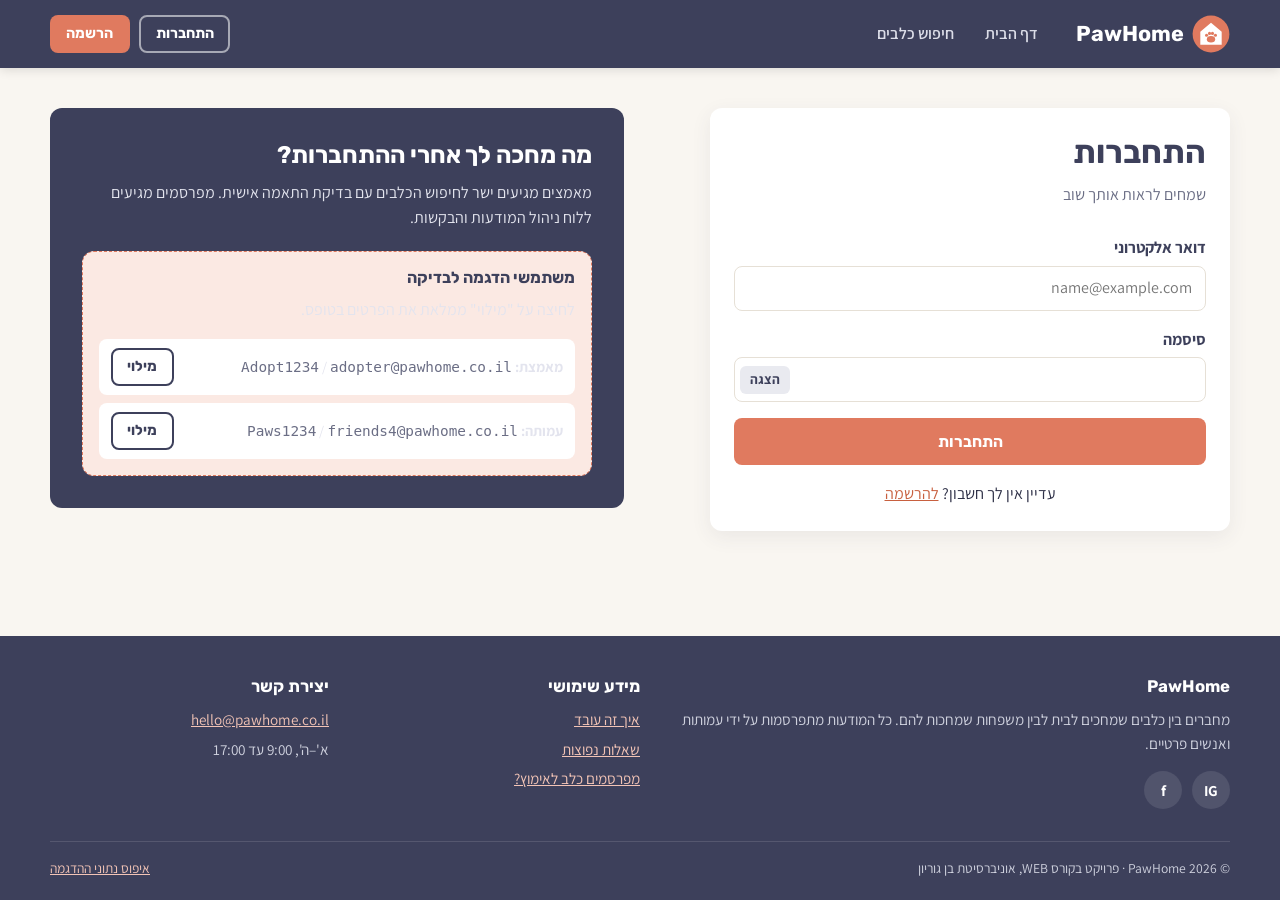
<file: PawHome_Part_B_Group2/PawHome_Part_B_Group2/login.html>
<!DOCTYPE html>
<html lang="he" dir="rtl">
<head>
    <!-- Login page. After login: adopter goes to the search page, publisher to the dashboard. -->
    <meta charset="UTF-8">
    <meta name="viewport" content="width=device-width, initial-scale=1.0">
    <meta name="description" content="PawHome: אפליקציה לאימוץ כלבים שמחברת בין מאמצים לבין עמותות ומוסרים פרטיים.">
    <title>התחברות | PawHome</title>
    <link rel="icon" href="images/favicon.svg" type="image/svg+xml">
    <link rel="preconnect" href="https://fonts.googleapis.com">
    <link rel="preconnect" href="https://fonts.gstatic.com" crossorigin>
    <link href="https://fonts.googleapis.com/css2?family=Assistant:wght@400;600;700&family=Rubik:wght@500;700&display=swap" rel="stylesheet">
    <link rel="stylesheet" href="css/style.css">
</head>
<body class="page-auth">
    <a class="skip-link" href="#main">דילוג לתוכן הראשי</a>

    <!-- Header: the same on every page. Links are shown or hidden by role in js/ui.js (data-show) -->
    <header class="site-header">
        <div class="container header-inner">
            <a class="brand" href="index.html">
                <img src="images/logo.svg" alt="" width="38" height="38">
                <span>PawHome</span>
            </a>

            <button class="menu-toggle" type="button" aria-expanded="false" aria-controls="mainNav" aria-label="פתיחת התפריט">☰</button>

            <nav id="mainNav" class="main-nav" aria-label="ניווט ראשי">
                <ul class="nav-list">
                    <li data-show="guest adopter"><a href="index.html">דף הבית</a></li>
                    <li data-show="publisher"><a href="publisher.html">ניהול המודעות</a></li>
                    <li data-show="publisher"><a href="dog-form.html">פרסום כלב</a></li>
                    <li data-show="guest adopter publisher"><a href="dogs.html">חיפוש כלבים</a></li>
                    <li data-show="adopter"><a href="my-requests.html">הבקשות שלי</a></li>
                </ul>
                <div class="nav-user">
                    <a class="btn btn-outline btn-small" href="login.html" data-show="guest">התחברות</a>
                    <a class="btn btn-primary btn-small" href="signup.html" data-show="guest">הרשמה</a>
                    <a class="user-chip" href="profile.html" data-show="adopter publisher" title="הפרופיל שלי">
                        <span class="user-avatar" aria-hidden="true">👤</span>
                        <span id="navUserName">הפרופיל שלי</span>
                    </a>
                    <button class="btn btn-outline btn-small" type="button" data-logout data-show="adopter publisher">התנתקות</button>
                </div>
            </nav>
        </div>
    </header>

    <main id="main">

        <section class="container page-section">
            <div class="auth-layout">
                <div class="card auth-card fade-in">
                    <h1>התחברות</h1>
                    <p class="page-subtitle">שמחים לראות אותך שוב</p>

                    <form id="loginForm" novalidate>
                        <p id="loginMessage" class="form-message" role="alert"></p>

                <div class="form-field">
                    <label for="loginEmail">דואר אלקטרוני</label>
                    <input type="email" id="loginEmail" name="email" autocomplete="email" maxlength="60" placeholder="name@example.com" required>
                    <p class="field-error" id="loginEmailError"></p>
                </div>
                        <div class="form-field">
                            <label for="loginPassword">סיסמה</label>
                            <div class="password-wrapper">
                        <input type="password" id="loginPassword" name="loginPassword" autocomplete="current-password" maxlength="20" placeholder="" required>
                        <button type="button" class="toggle-password" data-target="loginPassword" aria-label="הצגת הסיסמה" aria-pressed="false">הצגה</button>
                    </div>
                            <p class="field-error" id="loginPasswordError"></p>
                        </div>
                        <button class="btn btn-primary btn-block" type="submit" id="loginButton">התחברות</button>
                    </form>
                    <p class="switch-line">עדיין אין לך חשבון? <a href="signup.html">להרשמה</a></p>
                </div>

                <aside class="auth-side fade-in" style="--delay:120ms">
                    <h2>מה מחכה לך אחרי ההתחברות?</h2>
                    <p>מאמצים מגיעים ישר לחיפוש הכלבים עם בדיקת התאמה אישית. מפרסמים מגיעים ללוח ניהול המודעות והבקשות.</p>
                    <div class="demo-box">
                        <h3>משתמשי הדגמה לבדיקה</h3>
                        <p>לחיצה על "מילוי" ממלאת את הפרטים בטופס.</p>
                        <div class="demo-accounts">
                            <div class="demo-account">
                                <span><strong>מאמצת:</strong> <code>adopter@pawhome.co.il</code> / <code>Adopt1234</code></span>
                                <button type="button" class="btn btn-outline btn-small" data-demo-email="adopter@pawhome.co.il" data-demo-password="Adopt1234">מילוי</button>
                            </div>
                            <div class="demo-account">
                                <span><strong>עמותה:</strong> <code>friends4@pawhome.co.il</code> / <code>Paws1234</code></span>
                                <button type="button" class="btn btn-outline btn-small" data-demo-email="friends4@pawhome.co.il" data-demo-password="Paws1234">מילוי</button>
                            </div>
                        </div>
                    </div>
                </aside>
            </div>
        </section>
    </main>

    <!-- Footer: the same on every page -->
    <footer class="site-footer">
        <div class="container footer-grid">
            <section>
                <h2>PawHome</h2>
                <p>מחברים בין כלבים שמחכים לבית לבין משפחות שמחכות להם. כל המודעות מתפרסמות על ידי עמותות ואנשים פרטיים.</p>
                <div class="social-links">
                    <a href="https://www.instagram.com/" target="_blank" rel="noopener" aria-label="אינסטגרם">IG</a>
                    <a href="https://www.facebook.com/" target="_blank" rel="noopener" aria-label="פייסבוק">f</a>
                </div>
            </section>
            <section>
                <h2>מידע שימושי</h2>
                <ul class="footer-links">
                    <li><a href="index.html#how-it-works">איך זה עובד</a></li>
                    <li><a href="index.html#faq">שאלות נפוצות</a></li>
                    <li><a href="signup.html?type=publisher">מפרסמים כלב לאימוץ?</a></li>
                </ul>
            </section>
            <section>
                <h2>יצירת קשר</h2>
                <ul class="footer-links">
                    <li><a href="mailto:hello@pawhome.co.il">hello@pawhome.co.il</a></li>
                    <li>א'–ה', 9:00 עד 17:00</li>
                </ul>
            </section>
        </div>
        <div class="container footer-bottom">
            <span>© <span id="footerYear">2026</span> PawHome · פרויקט בקורס WEB, אוניברסיטת בן גוריון</span>
            <button class="link-button" type="button" id="resetDemo">איפוס נתוני ההדגמה</button>
        </div>
    </footer>

    <!-- Shared scripts (order matters), then the script of this page -->
    <script src="js/data.js"></script>
    <script src="js/match.js"></script>
    <script src="js/api.js"></script>
    <script src="js/validation.js"></script>
    <script src="js/forms.js"></script>
    <script src="js/ui.js"></script>
    <script src="js/login.js"></script>
</body>
</html>
</file>
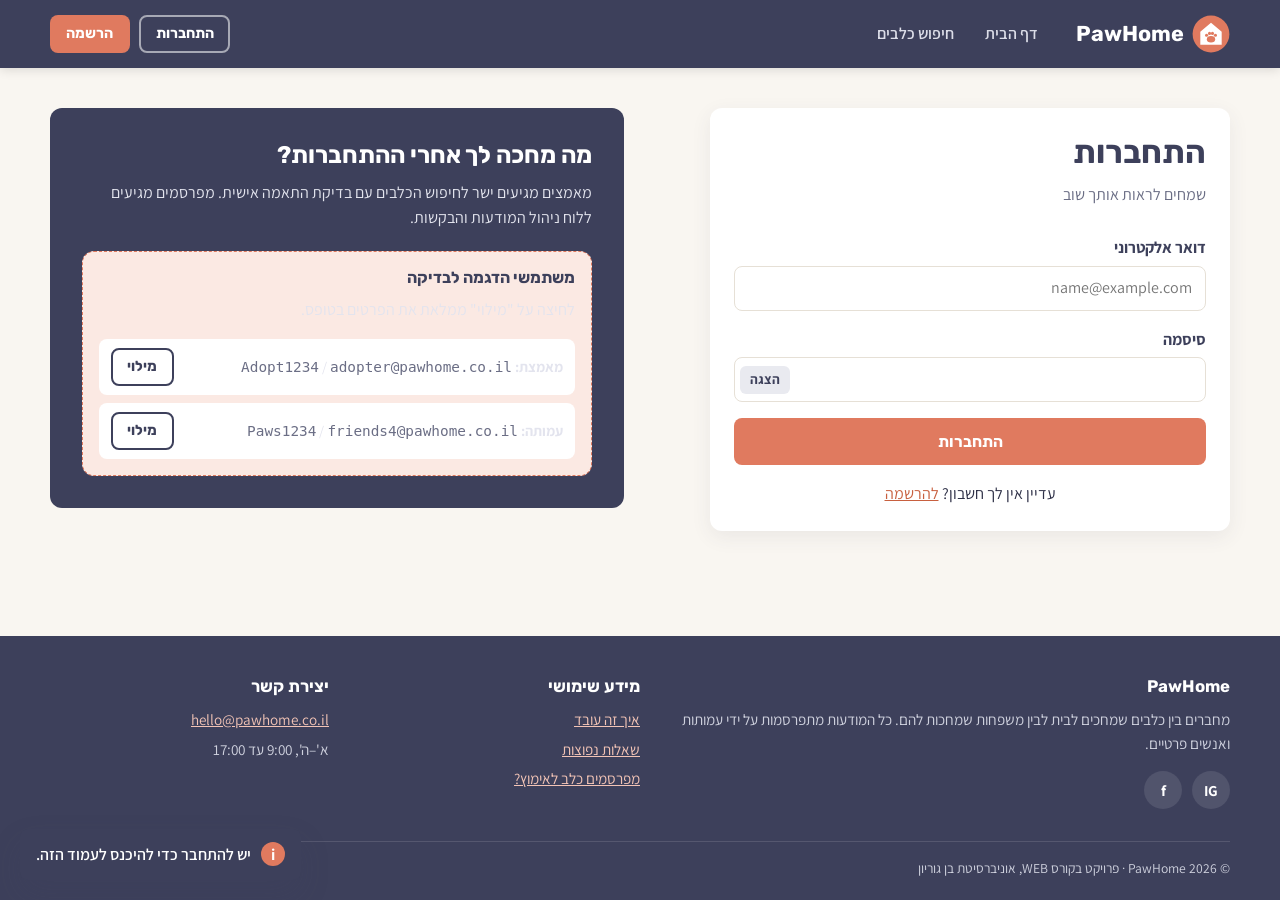
<file: PawHome_Part_B_Group2/PawHome_Part_B_Group2/my-requests.html>
<!DOCTYPE html>
<html lang="he" dir="rtl">
<head>
    <!-- My requests (adopters only): status of every adoption request, contact details after approval. -->
    <meta charset="UTF-8">
    <meta name="viewport" content="width=device-width, initial-scale=1.0">
    <meta name="description" content="PawHome: אפליקציה לאימוץ כלבים שמחברת בין מאמצים לבין עמותות ומוסרים פרטיים.">
    <title>הבקשות שלי | PawHome</title>
    <link rel="icon" href="images/favicon.svg" type="image/svg+xml">
    <link rel="preconnect" href="https://fonts.googleapis.com">
    <link rel="preconnect" href="https://fonts.gstatic.com" crossorigin>
    <link href="https://fonts.googleapis.com/css2?family=Assistant:wght@400;600;700&family=Rubik:wght@500;700&display=swap" rel="stylesheet">
    <link rel="stylesheet" href="css/style.css">
</head>
<body class="page-requests">
    <a class="skip-link" href="#main">דילוג לתוכן הראשי</a>

    <!-- Header: the same on every page. Links are shown or hidden by role in js/ui.js (data-show) -->
    <header class="site-header">
        <div class="container header-inner">
            <a class="brand" href="index.html">
                <img src="images/logo.svg" alt="" width="38" height="38">
                <span>PawHome</span>
            </a>

            <button class="menu-toggle" type="button" aria-expanded="false" aria-controls="mainNav" aria-label="פתיחת התפריט">☰</button>

            <nav id="mainNav" class="main-nav" aria-label="ניווט ראשי">
                <ul class="nav-list">
                    <li data-show="guest adopter"><a href="index.html">דף הבית</a></li>
                    <li data-show="publisher"><a href="publisher.html">ניהול המודעות</a></li>
                    <li data-show="publisher"><a href="dog-form.html">פרסום כלב</a></li>
                    <li data-show="guest adopter publisher"><a href="dogs.html">חיפוש כלבים</a></li>
                    <li data-show="adopter"><a href="my-requests.html">הבקשות שלי</a></li>
                </ul>
                <div class="nav-user">
                    <a class="btn btn-outline btn-small" href="login.html" data-show="guest">התחברות</a>
                    <a class="btn btn-primary btn-small" href="signup.html" data-show="guest">הרשמה</a>
                    <a class="user-chip" href="profile.html" data-show="adopter publisher" title="הפרופיל שלי">
                        <span class="user-avatar" aria-hidden="true">👤</span>
                        <span id="navUserName">הפרופיל שלי</span>
                    </a>
                    <button class="btn btn-outline btn-small" type="button" data-logout data-show="adopter publisher">התנתקות</button>
                </div>
            </nav>
        </div>
    </header>

    <main id="main">

        <section class="container page-section">
            <h1 class="page-title">הבקשות שלי</h1>
            <p class="page-subtitle">כאן אפשר לעקוב אחרי בקשות האימוץ ששלחת. לאחר אישור יופיעו פרטי הקשר של המפרסם.</p>

            <div class="tabs" role="tablist" aria-label="סינון לפי סטטוס">
                <button class="tab active" type="button" role="tab" aria-selected="true" data-filter="all">הכול<span class="tab-count" data-count="all">0</span></button>
                <button class="tab" type="button" role="tab" aria-selected="false" data-filter="pending">ממתינות<span class="tab-count" data-count="pending">0</span></button>
                <button class="tab" type="button" role="tab" aria-selected="false" data-filter="approved">אושרו<span class="tab-count" data-count="approved">0</span></button>
                <button class="tab" type="button" role="tab" aria-selected="false" data-filter="closed">נסגרו<span class="tab-count" data-count="closed">0</span></button>
            </div>

            <div id="requestList" class="request-list" aria-live="polite">
                <p class="loading-block"><span class="spinner"></span></p>
            </div>
        </section>
    </main>

    <!-- Footer: the same on every page -->
    <footer class="site-footer">
        <div class="container footer-grid">
            <section>
                <h2>PawHome</h2>
                <p>מחברים בין כלבים שמחכים לבית לבין משפחות שמחכות להם. כל המודעות מתפרסמות על ידי עמותות ואנשים פרטיים.</p>
                <div class="social-links">
                    <a href="https://www.instagram.com/" target="_blank" rel="noopener" aria-label="אינסטגרם">IG</a>
                    <a href="https://www.facebook.com/" target="_blank" rel="noopener" aria-label="פייסבוק">f</a>
                </div>
            </section>
            <section>
                <h2>מידע שימושי</h2>
                <ul class="footer-links">
                    <li><a href="index.html#how-it-works">איך זה עובד</a></li>
                    <li><a href="index.html#faq">שאלות נפוצות</a></li>
                    <li><a href="signup.html?type=publisher">מפרסמים כלב לאימוץ?</a></li>
                </ul>
            </section>
            <section>
                <h2>יצירת קשר</h2>
                <ul class="footer-links">
                    <li><a href="mailto:hello@pawhome.co.il">hello@pawhome.co.il</a></li>
                    <li>א'–ה', 9:00 עד 17:00</li>
                </ul>
            </section>
        </div>
        <div class="container footer-bottom">
            <span>© <span id="footerYear">2026</span> PawHome · פרויקט בקורס WEB, אוניברסיטת בן גוריון</span>
            <button class="link-button" type="button" id="resetDemo">איפוס נתוני ההדגמה</button>
        </div>
    </footer>

    <!-- Shared scripts (order matters), then the script of this page -->
    <script src="js/data.js"></script>
    <script src="js/match.js"></script>
    <script src="js/api.js"></script>
    <script src="js/validation.js"></script>
    <script src="js/forms.js"></script>
    <script src="js/ui.js"></script>
    <script src="js/requests.js"></script>
</body>
</html>
</file>
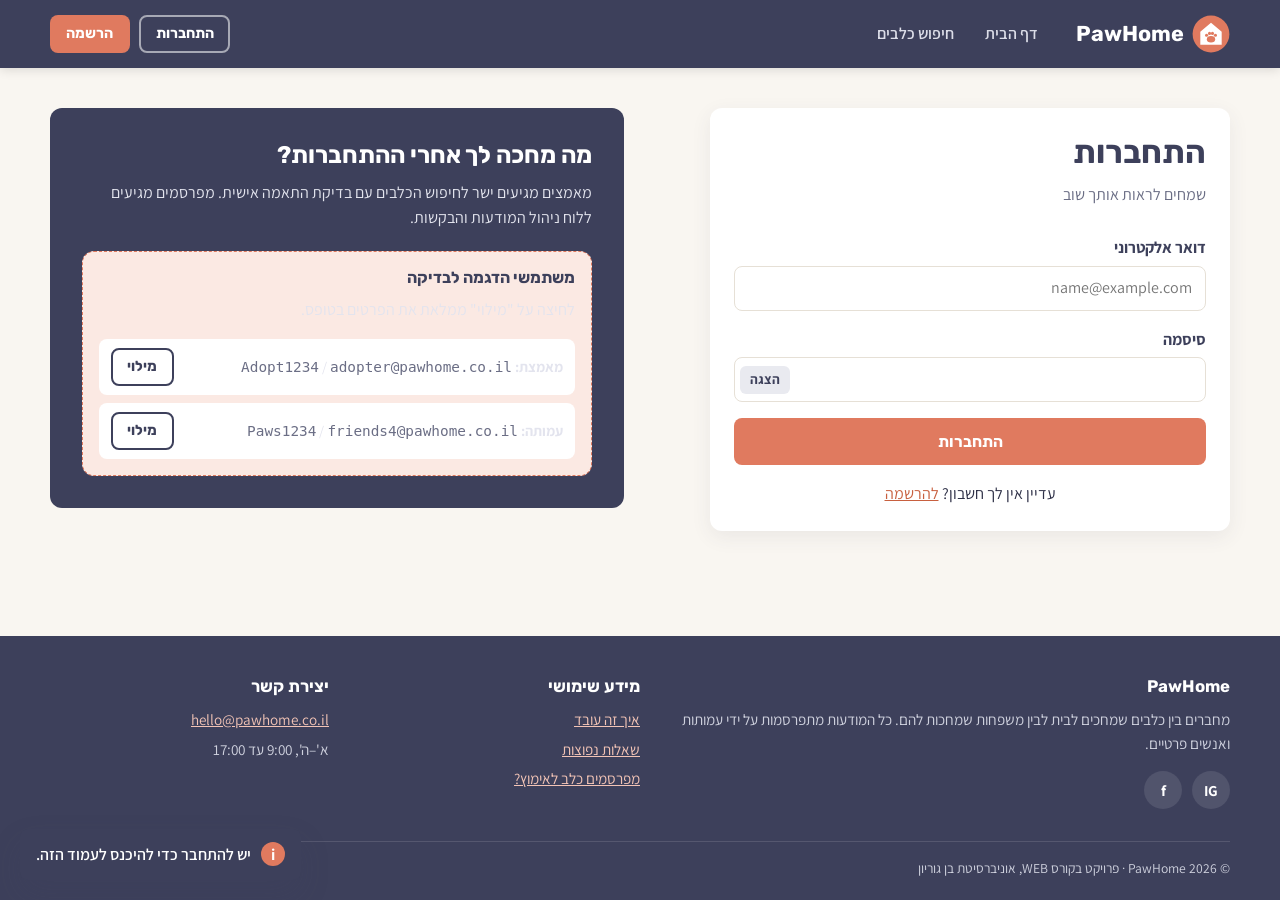
<file: PawHome_Part_B_Group2/PawHome_Part_B_Group2/profile.html>
<!DOCTYPE html>
<html lang="he" dir="rtl">
<head>
    <!-- Profile page: edit personal details, home details or publisher type, and change the password. -->
    <meta charset="UTF-8">
    <meta name="viewport" content="width=device-width, initial-scale=1.0">
    <meta name="description" content="PawHome: אפליקציה לאימוץ כלבים שמחברת בין מאמצים לבין עמותות ומוסרים פרטיים.">
    <title>הפרופיל שלי | PawHome</title>
    <link rel="icon" href="images/favicon.svg" type="image/svg+xml">
    <link rel="preconnect" href="https://fonts.googleapis.com">
    <link rel="preconnect" href="https://fonts.gstatic.com" crossorigin>
    <link href="https://fonts.googleapis.com/css2?family=Assistant:wght@400;600;700&family=Rubik:wght@500;700&display=swap" rel="stylesheet">
    <link rel="stylesheet" href="css/style.css">
</head>
<body class="page-profile">
    <a class="skip-link" href="#main">דילוג לתוכן הראשי</a>

    <!-- Header: the same on every page. Links are shown or hidden by role in js/ui.js (data-show) -->
    <header class="site-header">
        <div class="container header-inner">
            <a class="brand" href="index.html">
                <img src="images/logo.svg" alt="" width="38" height="38">
                <span>PawHome</span>
            </a>

            <button class="menu-toggle" type="button" aria-expanded="false" aria-controls="mainNav" aria-label="פתיחת התפריט">☰</button>

            <nav id="mainNav" class="main-nav" aria-label="ניווט ראשי">
                <ul class="nav-list">
                    <li data-show="guest adopter"><a href="index.html">דף הבית</a></li>
                    <li data-show="publisher"><a href="publisher.html">ניהול המודעות</a></li>
                    <li data-show="publisher"><a href="dog-form.html">פרסום כלב</a></li>
                    <li data-show="guest adopter publisher"><a href="dogs.html">חיפוש כלבים</a></li>
                    <li data-show="adopter"><a href="my-requests.html">הבקשות שלי</a></li>
                </ul>
                <div class="nav-user">
                    <a class="btn btn-outline btn-small" href="login.html" data-show="guest">התחברות</a>
                    <a class="btn btn-primary btn-small" href="signup.html" data-show="guest">הרשמה</a>
                    <a class="user-chip" href="profile.html" data-show="adopter publisher" title="הפרופיל שלי">
                        <span class="user-avatar" aria-hidden="true">👤</span>
                        <span id="navUserName">הפרופיל שלי</span>
                    </a>
                    <button class="btn btn-outline btn-small" type="button" data-logout data-show="adopter publisher">התנתקות</button>
                </div>
            </nav>
        </div>
    </header>

    <main id="main">

        <section class="container page-section">
            <h1 class="page-title">הפרופיל שלי</h1>
            <span class="role-badge" id="roleBadge">מאמץ</span>

            <div class="profile-layout">
                <form id="profileForm" class="card" novalidate>
                    <h2>פרטים אישיים</h2>
                    <p id="profileMessage" class="form-message" role="alert"></p>
                    <div class="form-grid">
                <div class="form-field">
                    <label for="fullName">שם מלא או שם העמותה</label>
                    <input type="text" id="fullName" name="fullName" autocomplete="name" maxlength="40" required>
                    <p class="field-error" id="fullNameError"></p>
                </div>
                <div class="form-field">
                    <label for="email">דואר אלקטרוני</label>
                    <input type="email" id="email" name="email" autocomplete="email" maxlength="60" placeholder="name@example.com" required>
                    <p class="field-error" id="emailError"></p>
                </div>
                <div class="form-field">
                    <label for="phone">טלפון נייד</label>
                    <input type="tel" id="phone" name="phone" autocomplete="tel" maxlength="12" placeholder="05X-XXXXXXX" inputmode="numeric" required>
                    <p class="field-hint" id="phoneHint">10 ספרות שמתחילות ב־05</p>
                    <p class="field-error" id="phoneError"></p>
                </div>
                <div class="form-field">
                    <label for="city">עיר</label>
                    <select id="city" name="city" required></select>
                    <p class="field-error" id="cityError"></p>
                </div>
                    </div>
                    <fieldset class="form-section" id="adopterFields" hidden>
                        <legend>פרטי הבית (לבדיקת ההתאמה)</legend>
                <fieldset class="choice-group" id="homeTypeGroup">
                    <legend>סוג מגורים</legend>
                    <div class="choice-row">
                        <label class="choice-pill"><input type="radio" name="homeType" value="apartment"><span>דירה</span></label>
                        <label class="choice-pill"><input type="radio" name="homeType" value="house"><span>בית עם חצר</span></label>
                    </div>
                    <p class="field-error" id="homeTypeError"></p>
                </fieldset>
                <fieldset class="choice-group" id="hasKidsGroup">
                    <legend>יש ילדים בבית?</legend>
                    <div class="choice-row">
                        <label class="choice-pill"><input type="radio" name="hasKids" value="yes"><span>כן</span></label>
                        <label class="choice-pill"><input type="radio" name="hasKids" value="no"><span>לא</span></label>
                    </div>
                    <p class="field-error" id="hasKidsError"></p>
                </fieldset>
                <fieldset class="choice-group" id="hasDogsGroup">
                    <legend>יש כלב נוסף בבית?</legend>
                    <div class="choice-row">
                        <label class="choice-pill"><input type="radio" name="hasDogs" value="yes"><span>כן</span></label>
                        <label class="choice-pill"><input type="radio" name="hasDogs" value="no"><span>לא</span></label>
                    </div>
                    <p class="field-error" id="hasDogsError"></p>
                </fieldset>
                <fieldset class="choice-group" id="hoursAwayGroup">
                    <legend>כמה שעות ביום הבית ריק?</legend>
                    <div class="choice-row">
                        <label class="choice-pill"><input type="radio" name="hoursAway" value="upTo4"><span>עד 4 שעות</span></label>
                        <label class="choice-pill"><input type="radio" name="hoursAway" value="4to8"><span>4 עד 8 שעות</span></label>
                        <label class="choice-pill"><input type="radio" name="hoursAway" value="over8"><span>יותר מ־8 שעות</span></label>
                    </div>
                    <p class="field-error" id="hoursAwayError"></p>
                </fieldset>
                    </fieldset>
                    <fieldset class="form-section" id="publisherFields" hidden>
                        <legend>פרטי המפרסם</legend>
                <fieldset class="choice-group" id="publisherKindGroup">
                    <legend>סוג מפרסם</legend>
                    <div class="choice-row">
                        <label class="choice-pill"><input type="radio" name="publisherKind" value="org"><span>עמותה</span></label>
                        <label class="choice-pill"><input type="radio" name="publisherKind" value="private"><span>אדם פרטי</span></label>
                    </div>
                    <p class="field-hint">משמש לתצוגה בלבד. לעמותות ולאנשים פרטיים יש אותן הרשאות.</p>
                    <p class="field-error" id="publisherKindError"></p>
                </fieldset>
                    </fieldset>
                    <button class="btn btn-primary" type="submit" id="profileButton">שמירת השינויים</button>
                </form>

                <form id="passwordForm" class="card" novalidate>
                    <h2>שינוי סיסמה</h2>
                    <p id="passwordMessage" class="form-message" role="alert"></p>
                    <div class="form-field">
                        <label for="currentPassword">סיסמה נוכחית</label>
                        <div class="password-wrapper">
                        <input type="password" id="currentPassword" name="currentPassword" autocomplete="current-password" maxlength="20" placeholder="" required>
                        <button type="button" class="toggle-password" data-target="currentPassword" aria-label="הצגת הסיסמה" aria-pressed="false">הצגה</button>
                    </div>
                        <p class="field-error" id="currentPasswordError"></p>
                    </div>
                    <div class="form-field">
                        <label for="newPassword">סיסמה חדשה</label>
                        <div class="password-wrapper">
                        <input type="password" id="newPassword" name="newPassword" autocomplete="new-password" maxlength="20" placeholder="" required>
                        <button type="button" class="toggle-password" data-target="newPassword" aria-label="הצגת הסיסמה" aria-pressed="false">הצגה</button>
                    </div>
                        <p class="field-hint">8 עד 20 תווים, לפחות אות אחת באנגלית וספרה אחת</p>
                        <p class="field-error" id="newPasswordError"></p>
                    </div>
                    <div class="form-field">
                        <label for="confirmNewPassword">אימות הסיסמה החדשה</label>
                        <div class="password-wrapper">
                        <input type="password" id="confirmNewPassword" name="confirmNewPassword" autocomplete="new-password" maxlength="20" placeholder="" required>
                        <button type="button" class="toggle-password" data-target="confirmNewPassword" aria-label="הצגת הסיסמה" aria-pressed="false">הצגה</button>
                    </div>
                        <p class="field-error" id="confirmNewPasswordError"></p>
                    </div>
                    <button class="btn btn-outline" type="submit" id="passwordButton">עדכון סיסמה</button>
                </form>
            </div>
        </section>
    </main>

    <!-- Footer: the same on every page -->
    <footer class="site-footer">
        <div class="container footer-grid">
            <section>
                <h2>PawHome</h2>
                <p>מחברים בין כלבים שמחכים לבית לבין משפחות שמחכות להם. כל המודעות מתפרסמות על ידי עמותות ואנשים פרטיים.</p>
                <div class="social-links">
                    <a href="https://www.instagram.com/" target="_blank" rel="noopener" aria-label="אינסטגרם">IG</a>
                    <a href="https://www.facebook.com/" target="_blank" rel="noopener" aria-label="פייסבוק">f</a>
                </div>
            </section>
            <section>
                <h2>מידע שימושי</h2>
                <ul class="footer-links">
                    <li><a href="index.html#how-it-works">איך זה עובד</a></li>
                    <li><a href="index.html#faq">שאלות נפוצות</a></li>
                    <li><a href="signup.html?type=publisher">מפרסמים כלב לאימוץ?</a></li>
                </ul>
            </section>
            <section>
                <h2>יצירת קשר</h2>
                <ul class="footer-links">
                    <li><a href="mailto:hello@pawhome.co.il">hello@pawhome.co.il</a></li>
                    <li>א'–ה', 9:00 עד 17:00</li>
                </ul>
            </section>
        </div>
        <div class="container footer-bottom">
            <span>© <span id="footerYear">2026</span> PawHome · פרויקט בקורס WEB, אוניברסיטת בן גוריון</span>
            <button class="link-button" type="button" id="resetDemo">איפוס נתוני ההדגמה</button>
        </div>
    </footer>

    <!-- Shared scripts (order matters), then the script of this page -->
    <script src="js/data.js"></script>
    <script src="js/match.js"></script>
    <script src="js/api.js"></script>
    <script src="js/validation.js"></script>
    <script src="js/forms.js"></script>
    <script src="js/ui.js"></script>
    <script src="js/profile.js"></script>
</body>
</html>
</file>
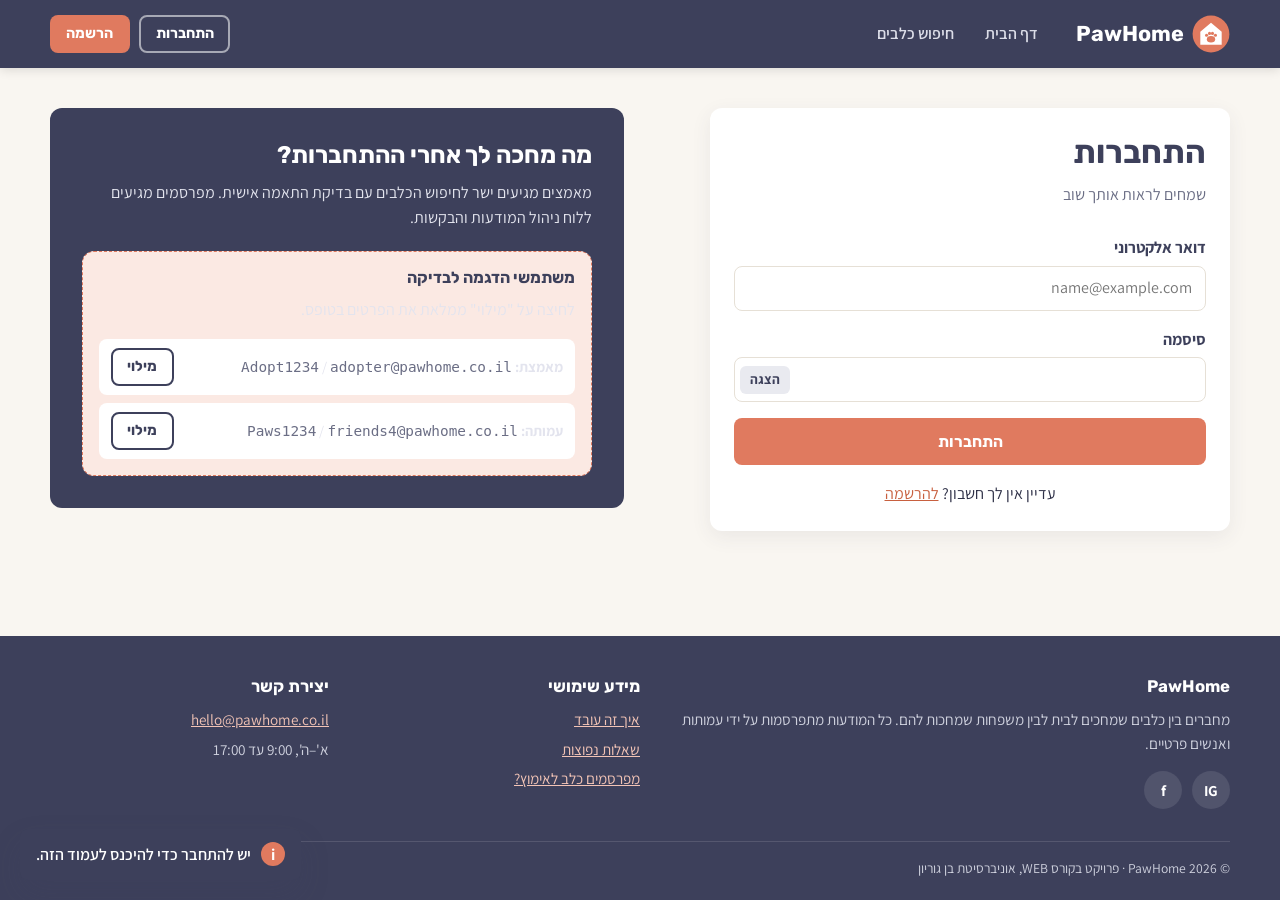
<file: PawHome_Part_B_Group2/PawHome_Part_B_Group2/publisher.html>
<!DOCTYPE html>
<html lang="he" dir="rtl">
<head>
    <!-- Publisher dashboard (publishers only): pending requests with approve / decline, and the publisher's dogs. -->
    <meta charset="UTF-8">
    <meta name="viewport" content="width=device-width, initial-scale=1.0">
    <meta name="description" content="PawHome: אפליקציה לאימוץ כלבים שמחברת בין מאמצים לבין עמותות ומוסרים פרטיים.">
    <title>ניהול המודעות | PawHome</title>
    <link rel="icon" href="images/favicon.svg" type="image/svg+xml">
    <link rel="preconnect" href="https://fonts.googleapis.com">
    <link rel="preconnect" href="https://fonts.gstatic.com" crossorigin>
    <link href="https://fonts.googleapis.com/css2?family=Assistant:wght@400;600;700&family=Rubik:wght@500;700&display=swap" rel="stylesheet">
    <link rel="stylesheet" href="css/style.css">
</head>
<body class="page-publisher">
    <a class="skip-link" href="#main">דילוג לתוכן הראשי</a>

    <!-- Header: the same on every page. Links are shown or hidden by role in js/ui.js (data-show) -->
    <header class="site-header">
        <div class="container header-inner">
            <a class="brand" href="index.html">
                <img src="images/logo.svg" alt="" width="38" height="38">
                <span>PawHome</span>
            </a>

            <button class="menu-toggle" type="button" aria-expanded="false" aria-controls="mainNav" aria-label="פתיחת התפריט">☰</button>

            <nav id="mainNav" class="main-nav" aria-label="ניווט ראשי">
                <ul class="nav-list">
                    <li data-show="guest adopter"><a href="index.html">דף הבית</a></li>
                    <li data-show="publisher"><a href="publisher.html">ניהול המודעות</a></li>
                    <li data-show="publisher"><a href="dog-form.html">פרסום כלב</a></li>
                    <li data-show="guest adopter publisher"><a href="dogs.html">חיפוש כלבים</a></li>
                    <li data-show="adopter"><a href="my-requests.html">הבקשות שלי</a></li>
                </ul>
                <div class="nav-user">
                    <a class="btn btn-outline btn-small" href="login.html" data-show="guest">התחברות</a>
                    <a class="btn btn-primary btn-small" href="signup.html" data-show="guest">הרשמה</a>
                    <a class="user-chip" href="profile.html" data-show="adopter publisher" title="הפרופיל שלי">
                        <span class="user-avatar" aria-hidden="true">👤</span>
                        <span id="navUserName">הפרופיל שלי</span>
                    </a>
                    <button class="btn btn-outline btn-small" type="button" data-logout data-show="adopter publisher">התנתקות</button>
                </div>
            </nav>
        </div>
    </header>

    <main id="main">

        <section class="container page-section">
            <div class="dashboard-head">
                <div>
                    <h1 class="page-title">שלום, <span id="publisherName">מפרסם</span></h1>
                    <p class="page-subtitle" style="margin:0">כאן מנהלים את הכלבים שפרסמת ואת בקשות האימוץ שהתקבלו.</p>
                </div>
                <a class="btn btn-primary" href="dog-form.html">+ פרסום כלב חדש</a>
            </div>

            <div class="stats" id="stats">
                <div class="stat available"><strong id="statAvailable">0</strong>כלבים זמינים</div>
                <div class="stat pending"><strong id="statPending">0</strong>בקשות ממתינות</div>
                <div class="stat in-process"><strong id="statInProcess">0</strong>בתהליך אימוץ</div>
                <div class="stat closed"><strong id="statClosed">0</strong>כלבים שאומצו</div>
            </div>

            <h2>בקשות אימוץ שממתינות לתשובה</h2>
            <div id="pendingArea" aria-live="polite">
                <p class="loading-block"><span class="spinner"></span></p>
            </div>

            <div class="dashboard-head" style="margin-top:1rem">
                <h2 style="margin:0">הכלבים שלי</h2>
                <div class="tabs" role="tablist" aria-label="סינון הכלבים" style="margin:0;border:none">
                    <button class="tab active" type="button" role="tab" aria-selected="true" data-dog-filter="all">הכול</button>
                    <button class="tab" type="button" role="tab" aria-selected="false" data-dog-filter="available">זמינים</button>
                    <button class="tab" type="button" role="tab" aria-selected="false" data-dog-filter="inProcess">בתהליך אימוץ</button>
                    <button class="tab" type="button" role="tab" aria-selected="false" data-dog-filter="closed">אומצו</button>
                </div>
            </div>
            <div id="myDogs" class="dog-grid" aria-live="polite"></div>
        </section>
    </main>

    <!-- Footer: the same on every page -->
    <footer class="site-footer">
        <div class="container footer-grid">
            <section>
                <h2>PawHome</h2>
                <p>מחברים בין כלבים שמחכים לבית לבין משפחות שמחכות להם. כל המודעות מתפרסמות על ידי עמותות ואנשים פרטיים.</p>
                <div class="social-links">
                    <a href="https://www.instagram.com/" target="_blank" rel="noopener" aria-label="אינסטגרם">IG</a>
                    <a href="https://www.facebook.com/" target="_blank" rel="noopener" aria-label="פייסבוק">f</a>
                </div>
            </section>
            <section>
                <h2>מידע שימושי</h2>
                <ul class="footer-links">
                    <li><a href="index.html#how-it-works">איך זה עובד</a></li>
                    <li><a href="index.html#faq">שאלות נפוצות</a></li>
                    <li><a href="signup.html?type=publisher">מפרסמים כלב לאימוץ?</a></li>
                </ul>
            </section>
            <section>
                <h2>יצירת קשר</h2>
                <ul class="footer-links">
                    <li><a href="mailto:hello@pawhome.co.il">hello@pawhome.co.il</a></li>
                    <li>א'–ה', 9:00 עד 17:00</li>
                </ul>
            </section>
        </div>
        <div class="container footer-bottom">
            <span>© <span id="footerYear">2026</span> PawHome · פרויקט בקורס WEB, אוניברסיטת בן גוריון</span>
            <button class="link-button" type="button" id="resetDemo">איפוס נתוני ההדגמה</button>
        </div>
    </footer>

    <!-- Shared scripts (order matters), then the script of this page -->
    <script src="js/data.js"></script>
    <script src="js/match.js"></script>
    <script src="js/api.js"></script>
    <script src="js/validation.js"></script>
    <script src="js/forms.js"></script>
    <script src="js/ui.js"></script>
    <script src="js/publisher.js"></script>
</body>
</html>
</file>
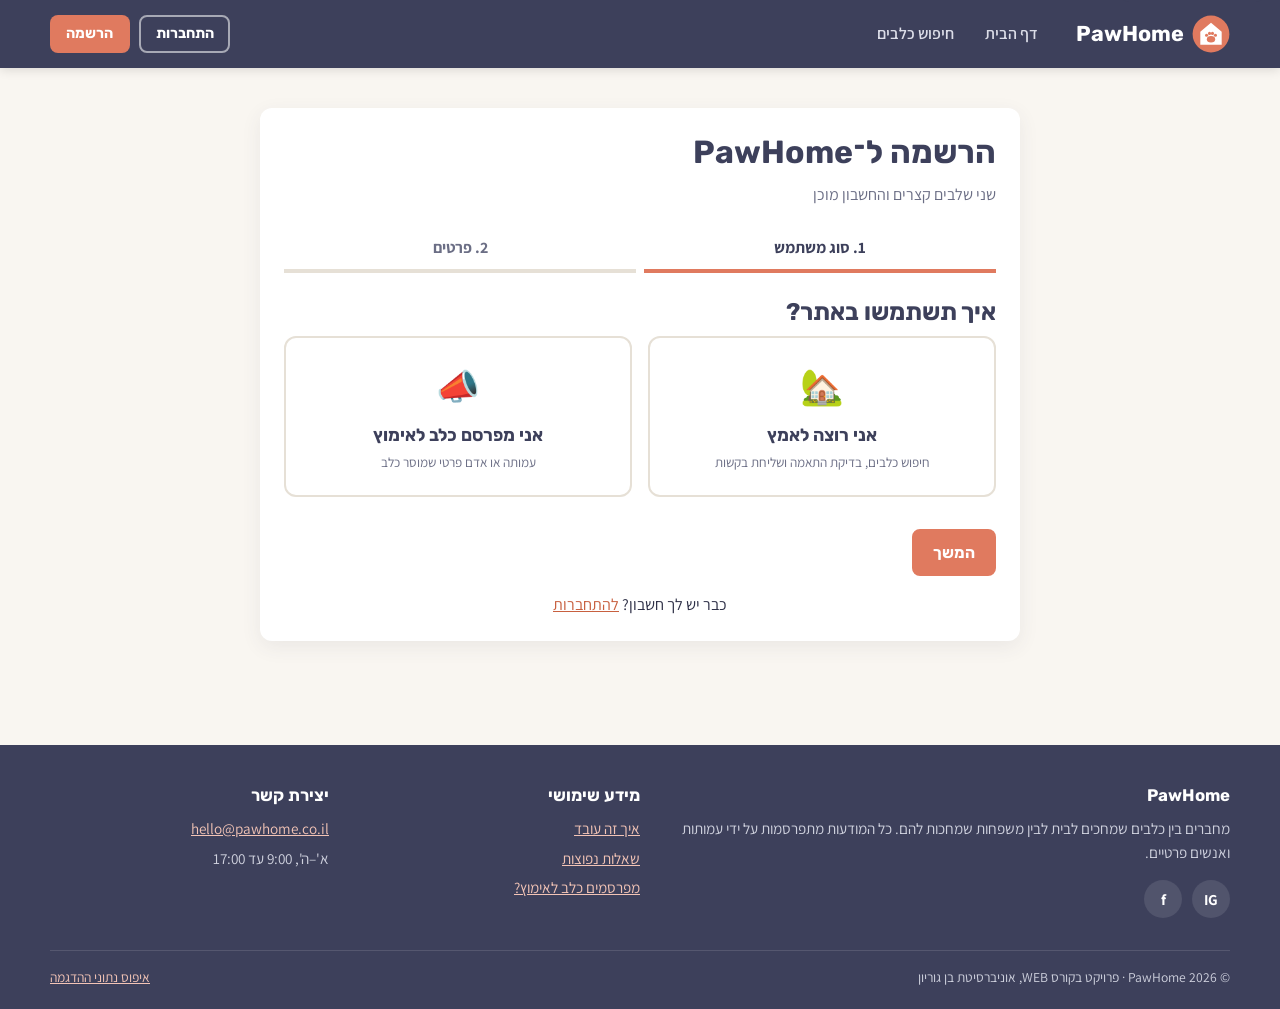
<file: PawHome_Part_B_Group2/PawHome_Part_B_Group2/signup.html>
<!DOCTYPE html>
<html lang="he" dir="rtl">
<head>
    <!-- Sign up page in two steps: user type, then details (adopters also enter home details). -->
    <meta charset="UTF-8">
    <meta name="viewport" content="width=device-width, initial-scale=1.0">
    <meta name="description" content="PawHome: אפליקציה לאימוץ כלבים שמחברת בין מאמצים לבין עמותות ומוסרים פרטיים.">
    <title>הרשמה | PawHome</title>
    <link rel="icon" href="images/favicon.svg" type="image/svg+xml">
    <link rel="preconnect" href="https://fonts.googleapis.com">
    <link rel="preconnect" href="https://fonts.gstatic.com" crossorigin>
    <link href="https://fonts.googleapis.com/css2?family=Assistant:wght@400;600;700&family=Rubik:wght@500;700&display=swap" rel="stylesheet">
    <link rel="stylesheet" href="css/style.css">
</head>
<body class="page-auth">
    <a class="skip-link" href="#main">דילוג לתוכן הראשי</a>

    <!-- Header: the same on every page. Links are shown or hidden by role in js/ui.js (data-show) -->
    <header class="site-header">
        <div class="container header-inner">
            <a class="brand" href="index.html">
                <img src="images/logo.svg" alt="" width="38" height="38">
                <span>PawHome</span>
            </a>

            <button class="menu-toggle" type="button" aria-expanded="false" aria-controls="mainNav" aria-label="פתיחת התפריט">☰</button>

            <nav id="mainNav" class="main-nav" aria-label="ניווט ראשי">
                <ul class="nav-list">
                    <li data-show="guest adopter"><a href="index.html">דף הבית</a></li>
                    <li data-show="publisher"><a href="publisher.html">ניהול המודעות</a></li>
                    <li data-show="publisher"><a href="dog-form.html">פרסום כלב</a></li>
                    <li data-show="guest adopter publisher"><a href="dogs.html">חיפוש כלבים</a></li>
                    <li data-show="adopter"><a href="my-requests.html">הבקשות שלי</a></li>
                </ul>
                <div class="nav-user">
                    <a class="btn btn-outline btn-small" href="login.html" data-show="guest">התחברות</a>
                    <a class="btn btn-primary btn-small" href="signup.html" data-show="guest">הרשמה</a>
                    <a class="user-chip" href="profile.html" data-show="adopter publisher" title="הפרופיל שלי">
                        <span class="user-avatar" aria-hidden="true">👤</span>
                        <span id="navUserName">הפרופיל שלי</span>
                    </a>
                    <button class="btn btn-outline btn-small" type="button" data-logout data-show="adopter publisher">התנתקות</button>
                </div>
            </nav>
        </div>
    </header>

    <main id="main">

        <section class="container page-section">
            <div class="card fade-in" style="max-width:760px;margin-inline:auto">
                <h1>הרשמה ל־PawHome</h1>
                <p class="page-subtitle">שני שלבים קצרים והחשבון מוכן</p>

                <ol class="stepper" aria-label="שלבי ההרשמה">
                    <li id="stepperType" class="current">1. סוג משתמש</li>
                    <li id="stepperDetails">2. פרטים</li>
                </ol>

                <form id="signupForm" novalidate>
                    <!-- Step 1: choose the user type -->
                    <section id="stepType" aria-labelledby="stepTypeTitle">
                        <h2 id="stepTypeTitle">איך תשתמשו באתר?</h2>
                        <fieldset class="choice-group" id="userTypeGroup">
                            <legend class="visually-hidden">סוג משתמש</legend>
                            <div class="type-cards">
                                <label class="type-card">
                                    <input type="radio" name="userType" value="adopter">
                                    <span class="type-card-body">
                                        <span class="type-icon" aria-hidden="true">🏡</span>
                                        <strong>אני רוצה לאמץ</strong>
                                        <small>חיפוש כלבים, בדיקת התאמה ושליחת בקשות</small>
                                    </span>
                                </label>
                                <label class="type-card">
                                    <input type="radio" name="userType" value="publisher">
                                    <span class="type-card-body">
                                        <span class="type-icon" aria-hidden="true">📣</span>
                                        <strong>אני מפרסם כלב לאימוץ</strong>
                                        <small>עמותה או אדם פרטי שמוסר כלב</small>
                                    </span>
                                </label>
                            </div>
                            <p class="field-error" id="userTypeError"></p>
                        </fieldset>
                        <button class="btn btn-primary" type="button" id="toDetails">המשך</button>
                    </section>

                    <!-- Step 2: details (adopter or publisher fields are shown by js/signup.js) -->
                    <section id="stepDetails" hidden aria-labelledby="stepDetailsTitle">
                        <h2 id="stepDetailsTitle">פרטים אישיים</h2>
                        <p id="signupMessage" class="form-message" role="alert"></p>
                        <fieldset class="form-section">
                            <legend>פרטי קשר</legend>
                            <div class="form-grid">
                <div class="form-field">
                    <label for="fullName">שם מלא או שם העמותה</label>
                    <input type="text" id="fullName" name="fullName" autocomplete="name" maxlength="40" required>
                    <p class="field-error" id="fullNameError"></p>
                </div>
                <div class="form-field">
                    <label for="email">דואר אלקטרוני</label>
                    <input type="email" id="email" name="email" autocomplete="email" maxlength="60" placeholder="name@example.com" required>
                    <p class="field-error" id="emailError"></p>
                </div>
                <div class="form-field">
                    <label for="phone">טלפון נייד</label>
                    <input type="tel" id="phone" name="phone" autocomplete="tel" maxlength="12" placeholder="05X-XXXXXXX" inputmode="numeric" required>
                    <p class="field-hint" id="phoneHint">10 ספרות שמתחילות ב־05</p>
                    <p class="field-error" id="phoneError"></p>
                </div>
                <div class="form-field">
                    <label for="city">עיר</label>
                    <select id="city" name="city" required></select>
                    <p class="field-error" id="cityError"></p>
                </div>
                            </div>
                        </fieldset>

                        <fieldset class="form-section">
                            <legend>סיסמה</legend>
                            <div class="form-grid">
                                <div class="form-field">
                                    <label for="password">סיסמה</label>
                                    <div class="password-wrapper">
                        <input type="password" id="password" name="password" autocomplete="new-password" maxlength="20" placeholder="" required>
                        <button type="button" class="toggle-password" data-target="password" aria-label="הצגת הסיסמה" aria-pressed="false">הצגה</button>
                    </div>
                                    <p class="field-hint">8 עד 20 תווים, לפחות אות אחת באנגלית וספרה אחת</p>
                                    <p class="field-error" id="passwordError"></p>
                                </div>
                                <div class="form-field">
                                    <label for="confirmPassword">אימות סיסמה</label>
                                    <div class="password-wrapper">
                        <input type="password" id="confirmPassword" name="confirmPassword" autocomplete="new-password" maxlength="20" placeholder="" required>
                        <button type="button" class="toggle-password" data-target="confirmPassword" aria-label="הצגת הסיסמה" aria-pressed="false">הצגה</button>
                    </div>
                                    <p class="field-error" id="confirmPasswordError"></p>
                                </div>
                            </div>
                        </fieldset>

                        <fieldset class="form-section" id="adopterFields" hidden>
                            <legend>פרטי הבית (לבדיקת ההתאמה)</legend>
                <fieldset class="choice-group" id="homeTypeGroup">
                    <legend>סוג מגורים</legend>
                    <div class="choice-row">
                        <label class="choice-pill"><input type="radio" name="homeType" value="apartment"><span>דירה</span></label>
                        <label class="choice-pill"><input type="radio" name="homeType" value="house"><span>בית עם חצר</span></label>
                    </div>
                    <p class="field-error" id="homeTypeError"></p>
                </fieldset>
                <fieldset class="choice-group" id="hasKidsGroup">
                    <legend>יש ילדים בבית?</legend>
                    <div class="choice-row">
                        <label class="choice-pill"><input type="radio" name="hasKids" value="yes"><span>כן</span></label>
                        <label class="choice-pill"><input type="radio" name="hasKids" value="no"><span>לא</span></label>
                    </div>
                    <p class="field-error" id="hasKidsError"></p>
                </fieldset>
                <fieldset class="choice-group" id="hasDogsGroup">
                    <legend>יש כלב נוסף בבית?</legend>
                    <div class="choice-row">
                        <label class="choice-pill"><input type="radio" name="hasDogs" value="yes"><span>כן</span></label>
                        <label class="choice-pill"><input type="radio" name="hasDogs" value="no"><span>לא</span></label>
                    </div>
                    <p class="field-error" id="hasDogsError"></p>
                </fieldset>
                <fieldset class="choice-group" id="hoursAwayGroup">
                    <legend>כמה שעות ביום הבית ריק?</legend>
                    <div class="choice-row">
                        <label class="choice-pill"><input type="radio" name="hoursAway" value="upTo4"><span>עד 4 שעות</span></label>
                        <label class="choice-pill"><input type="radio" name="hoursAway" value="4to8"><span>4 עד 8 שעות</span></label>
                        <label class="choice-pill"><input type="radio" name="hoursAway" value="over8"><span>יותר מ־8 שעות</span></label>
                    </div>
                    <p class="field-error" id="hoursAwayError"></p>
                </fieldset>
                        </fieldset>

                        <fieldset class="form-section" id="publisherFields" hidden>
                            <legend>פרטי המפרסם</legend>
                <fieldset class="choice-group" id="publisherKindGroup">
                    <legend>סוג מפרסם</legend>
                    <div class="choice-row">
                        <label class="choice-pill"><input type="radio" name="publisherKind" value="org"><span>עמותה</span></label>
                        <label class="choice-pill"><input type="radio" name="publisherKind" value="private"><span>אדם פרטי</span></label>
                    </div>
                    <p class="field-hint">משמש לתצוגה בלבד. לעמותות ולאנשים פרטיים יש אותן הרשאות.</p>
                    <p class="field-error" id="publisherKindError"></p>
                </fieldset>
                        </fieldset>

                        <div class="choice-group" id="termsGroup">
                            <label class="check-line">
                                <input type="checkbox" id="terms" name="terms">
                                <span>קראתי ואני מסכים/ה שפרטי הקשר שלי יועברו לצד השני רק לאחר אישור בקשת אימוץ.</span>
                            </label>
                            <p class="field-error" id="termsError"></p>
                        </div>

                        <div class="form-actions">
                            <button class="btn btn-primary" type="submit" id="signupButton">יצירת חשבון</button>
                            <button class="btn btn-outline" type="button" id="backToType">חזרה</button>
                        </div>
                    </section>
                </form>
                <p class="switch-line">כבר יש לך חשבון? <a href="login.html">להתחברות</a></p>
            </div>
        </section>
    </main>

    <!-- Footer: the same on every page -->
    <footer class="site-footer">
        <div class="container footer-grid">
            <section>
                <h2>PawHome</h2>
                <p>מחברים בין כלבים שמחכים לבית לבין משפחות שמחכות להם. כל המודעות מתפרסמות על ידי עמותות ואנשים פרטיים.</p>
                <div class="social-links">
                    <a href="https://www.instagram.com/" target="_blank" rel="noopener" aria-label="אינסטגרם">IG</a>
                    <a href="https://www.facebook.com/" target="_blank" rel="noopener" aria-label="פייסבוק">f</a>
                </div>
            </section>
            <section>
                <h2>מידע שימושי</h2>
                <ul class="footer-links">
                    <li><a href="index.html#how-it-works">איך זה עובד</a></li>
                    <li><a href="index.html#faq">שאלות נפוצות</a></li>
                    <li><a href="signup.html?type=publisher">מפרסמים כלב לאימוץ?</a></li>
                </ul>
            </section>
            <section>
                <h2>יצירת קשר</h2>
                <ul class="footer-links">
                    <li><a href="mailto:hello@pawhome.co.il">hello@pawhome.co.il</a></li>
                    <li>א'–ה', 9:00 עד 17:00</li>
                </ul>
            </section>
        </div>
        <div class="container footer-bottom">
            <span>© <span id="footerYear">2026</span> PawHome · פרויקט בקורס WEB, אוניברסיטת בן גוריון</span>
            <button class="link-button" type="button" id="resetDemo">איפוס נתוני ההדגמה</button>
        </div>
    </footer>

    <!-- Shared scripts (order matters), then the script of this page -->
    <script src="js/data.js"></script>
    <script src="js/match.js"></script>
    <script src="js/api.js"></script>
    <script src="js/validation.js"></script>
    <script src="js/forms.js"></script>
    <script src="js/ui.js"></script>
    <script src="js/signup.js"></script>
</body>
</html>
</file>
<file: PawHome_Part_B_Group2/PawHome_Part_B_Group2/css/style.css>
/* =========================================================
   style.css
   Design language from Part A, section 5:
   warmth (terracotta), trust (dark navy), simplicity.
   Order: variables, base, layout, header, footer, components,
   pages, animations, responsive (media queries at the end).
   ========================================================= */

:root {
    --primary: #E07A5F;          /* warm terracotta: main buttons, active link */
    --primary-dark: #C8603F;
    --primary-soft: #FBE9E3;
    --navy: #3D405B;             /* header, headings, text */
    --navy-soft: #E9EAF0;
    --cream: #F9F6F1;            /* page background */
    --white: #FFFFFF;
    --sage: #81B29A;             /* "good match" / approved */
    --sage-dark: #4E8068;
    --sage-soft: #E5F1EA;
    --mustard: #F2CC8F;          /* "note" / pending */
    --mustard-dark: #8A6420;
    --mustard-soft: #FDF3E1;
    --error: #C44536;            /* errors / declined */
    --error-soft: #F9E3E0;
    --text: #2E3047;
    --muted: #6B6E85;
    --border: #E6E0D6;

    --font-heading: "Rubik", "Arial", sans-serif;
    --font-body: "Assistant", "Arial", sans-serif;

    --radius-card: 12px;
    --radius-button: 8px;
    --shadow: 0 6px 20px rgba(61, 64, 91, 0.08);
    --shadow-hover: 0 14px 30px rgba(61, 64, 91, 0.16);
    --container: 1180px;
    --transition: 0.22s ease;
}

/* ---------- base ---------- */

* {
    box-sizing: border-box;
}

html {
    scroll-behavior: smooth;
    scroll-padding-top: 90px;   /* keeps focused fields visible below the sticky header */
}

body {
    margin: 0;
    min-height: 100vh;
    display: flex;               /* keeps the footer at the bottom of the screen */
    flex-direction: column;
    font-family: var(--font-body);
    font-size: 16px;
    line-height: 1.6;
    color: var(--text);
    background: var(--cream);
}

main {
    flex: 1;
}

h1, h2, h3, h4 {
    font-family: var(--font-heading);
    color: var(--navy);
    line-height: 1.25;
    margin: 0 0 0.6rem;
}

h1 { font-size: 2rem; }
h2 { font-size: 1.5rem; }
h3 { font-size: 1.125rem; }

p {
    margin: 0 0 1rem;
}

a {
    color: var(--primary-dark);
}

img {
    max-width: 100%;
    display: block;
}

button, input, select, textarea {
    font: inherit;
}

[hidden] {
    display: none !important;
}

:focus-visible {
    outline: 3px solid rgba(224, 122, 95, 0.55);
    outline-offset: 2px;
}

.container {
    width: min(100% - 2rem, var(--container));
    margin-inline: auto;
}

.page-section {
    padding: 2.5rem 0 3.5rem;
}

.page-title {
    margin-bottom: 0.25rem;
}

.page-subtitle {
    color: var(--muted);
    margin-bottom: 1.75rem;
}

.visually-hidden {
    position: absolute;
    width: 1px;
    height: 1px;
    overflow: hidden;
    clip: rect(0 0 0 0);
    white-space: nowrap;
}

.skip-link {
    position: absolute;
    top: -40px;
    right: 1rem;
    background: var(--navy);
    color: var(--white);
    padding: 0.5rem 1rem;
    border-radius: var(--radius-button);
    z-index: 200;
}

.skip-link:focus {
    top: 0.5rem;
}

/* ---------- header ---------- */

.site-header {
    position: sticky;
    top: 0;
    z-index: 50;
    background: var(--navy);
    color: var(--white);
    box-shadow: 0 2px 10px rgba(0, 0, 0, 0.12);
}

.header-inner {
    display: flex;
    align-items: center;
    gap: 1.5rem;
    min-height: 68px;
}

.brand {
    display: flex;
    align-items: center;
    gap: 0.5rem;
    color: var(--white);
    text-decoration: none;
    font-family: var(--font-heading);
    font-weight: 700;
    font-size: 1.35rem;
}

.brand img {
    width: 38px;
    height: 38px;
    transition: transform var(--transition);
}

.brand:hover img {
    transform: rotate(-12deg) scale(1.08);
}

.main-nav {
    flex: 1;
    display: flex;
    align-items: center;
    justify-content: space-between;
    gap: 1rem;
}

.nav-list {
    display: flex;
    gap: 0.25rem;
    list-style: none;
    margin: 0;
    padding: 0;
}

.nav-list a {
    display: block;
    padding: 0.5rem 0.85rem;
    border-radius: var(--radius-button);
    color: #DCDDE8;
    text-decoration: none;
    font-weight: 600;
    transition: background var(--transition), color var(--transition);
}

.nav-list a:hover {
    background: rgba(255, 255, 255, 0.08);
    color: var(--white);
}

.nav-list a.active {
    color: var(--white);
    background: rgba(224, 122, 95, 0.22);
    box-shadow: inset 0 -3px 0 var(--primary);
}

.nav-user {
    display: flex;
    align-items: center;
    gap: 0.6rem;
}

.user-chip {
    display: flex;
    align-items: center;
    gap: 0.45rem;
    color: var(--white);
    text-decoration: none;
    font-weight: 600;
    padding: 0.35rem 0.75rem;
    border-radius: 999px;
    background: rgba(255, 255, 255, 0.08);
    transition: background var(--transition);
}

.user-chip:hover,
.user-chip.active {
    background: rgba(255, 255, 255, 0.18);
}

.user-avatar {
    display: grid;
    place-items: center;
    width: 28px;
    height: 28px;
    border-radius: 50%;
    background: var(--primary);
    font-size: 0.85rem;
}

.site-header .btn-outline {
    color: var(--white);
    border-color: rgba(255, 255, 255, 0.55);
    background: transparent;
}

.site-header .btn-outline:hover {
    background: var(--white);
    color: var(--navy);
}

.menu-toggle {
    display: none;
    margin-inline-start: auto;
    background: transparent;
    border: 1px solid rgba(255, 255, 255, 0.4);
    color: var(--white);
    border-radius: var(--radius-button);
    width: 44px;
    height: 44px;
    font-size: 1.3rem;
    cursor: pointer;
}

/* ---------- footer ---------- */

.site-footer {
    background: var(--navy);
    color: #CFD1DE;
    margin-top: 3rem;
    padding: 2.5rem 0 1.25rem;
    font-size: 0.95rem;
}

.footer-grid {
    display: grid;
    grid-template-columns: 2fr 1fr 1fr;
    gap: 2rem;
}

.site-footer h2 {
    color: var(--white);
    font-size: 1.05rem;
}

.site-footer a {
    color: #F3C4B6;
}

.footer-links {
    list-style: none;
    margin: 0;
    padding: 0;
    display: grid;
    gap: 0.35rem;
}

.social-links {
    display: flex;
    gap: 0.6rem;
}

.social-links a {
    display: grid;
    place-items: center;
    width: 38px;
    height: 38px;
    border-radius: 50%;
    background: rgba(255, 255, 255, 0.1);
    color: var(--white);
    text-decoration: none;
    font-weight: 700;
    transition: background var(--transition), transform var(--transition);
}

.social-links a:hover {
    background: var(--primary);
    transform: translateY(-2px);
}

.footer-bottom {
    border-top: 1px solid rgba(255, 255, 255, 0.12);
    margin-top: 2rem;
    padding-top: 1rem;
    display: flex;
    justify-content: space-between;
    flex-wrap: wrap;
    gap: 0.5rem;
    font-size: 0.85rem;
}

.link-button {
    background: none;
    border: none;
    padding: 0;
    color: #F3C4B6;
    text-decoration: underline;
    cursor: pointer;
    font-size: inherit;
}

/* ---------- buttons ---------- */

.btn {
    display: inline-flex;
    align-items: center;
    justify-content: center;
    gap: 0.45rem;
    min-height: 44px;
    padding: 0.55rem 1.2rem;
    border-radius: var(--radius-button);
    border: 2px solid transparent;
    font-weight: 700;
    font-family: var(--font-heading);
    font-size: 0.98rem;
    text-decoration: none;
    cursor: pointer;
    transition: background var(--transition), color var(--transition), transform var(--transition), box-shadow var(--transition);
}

.btn:active {
    transform: translateY(1px);
}

.btn:disabled {
    opacity: 0.6;
    cursor: not-allowed;
}

.btn-primary {
    background: var(--primary);
    color: var(--white);
}

.btn-primary:hover:not(:disabled) {
    background: var(--primary-dark);
    box-shadow: 0 6px 14px rgba(224, 122, 95, 0.35);
}

.btn-outline {
    background: var(--white);
    color: var(--navy);
    border-color: var(--navy);
}

.btn-outline:hover:not(:disabled) {
    background: var(--navy);
    color: var(--white);
}

.btn-success {
    background: var(--sage-dark);
    color: var(--white);
}

.btn-success:hover:not(:disabled) {
    background: #3E6B55;
}

.btn-danger {
    background: var(--error);
    color: var(--white);
}

.btn-danger:hover:not(:disabled) {
    background: #A33628;
}

.btn-danger-outline {
    background: var(--white);
    color: var(--error);
    border-color: var(--error);
}

.btn-danger-outline:hover:not(:disabled) {
    background: var(--error);
    color: var(--white);
}

.btn-small {
    min-height: 36px;
    padding: 0.35rem 0.9rem;
    font-size: 0.9rem;
}

.btn-block {
    width: 100%;
}

.spinner {
    width: 16px;
    height: 16px;
    border: 2px solid rgba(255, 255, 255, 0.5);
    border-top-color: var(--white);
    border-radius: 50%;
    animation: spin 0.7s linear infinite;
}

.btn-outline .spinner {
    border-color: rgba(61, 64, 91, 0.3);
    border-top-color: var(--navy);
}

/* ---------- cards and tags ---------- */

.card {
    background: var(--white);
    border-radius: var(--radius-card);
    box-shadow: var(--shadow);
    padding: 1.5rem;
}

.tag-row {
    display: flex;
    flex-wrap: wrap;
    gap: 0.35rem;
    margin-bottom: 0.5rem;
}

.tag {
    display: inline-block;
    padding: 0.15rem 0.65rem;
    border-radius: 999px;
    background: var(--navy-soft);
    color: var(--navy);
    font-size: 0.82rem;
    font-weight: 600;
    white-space: nowrap;
}

.tag-match,
.status-approved {
    background: var(--sage-soft);
    color: var(--sage-dark);
    box-shadow: inset 0 0 0 1px var(--sage);
}

.tag-note,
.status-pending {
    background: var(--mustard-soft);
    color: var(--mustard-dark);
    box-shadow: inset 0 0 0 1px var(--mustard);
}

.status-declined {
    background: var(--error-soft);
    color: var(--error);
}

.status-cancelled {
    background: #EEEEF1;
    color: var(--muted);
}

.status-available {
    background: var(--sage-soft);
    color: var(--sage-dark);
}

.status-closed,
.status-adopted {
    background: var(--primary-soft);
    color: var(--primary-dark);
}

.status-inProcess {
    background: #ECE6F7;
    color: #5B4592;
    box-shadow: inset 0 0 0 1px #B9A8DD;
}

.status-notCompleted {
    background: #EEEEF1;
    color: var(--muted);
}

/* ---------- dog cards ---------- */

.dog-grid {
    display: grid;
    grid-template-columns: repeat(3, 1fr);
    gap: 1.25rem;
}

.dog-grid.four {
    grid-template-columns: repeat(4, 1fr);
}

.dog-card {
    background: var(--white);
    border-radius: var(--radius-card);
    box-shadow: var(--shadow);
    overflow: hidden;
    transition: transform var(--transition), box-shadow var(--transition);
}

.dog-card:hover {
    transform: translateY(-4px);
    box-shadow: var(--shadow-hover);
}

.dog-card-link {
    display: flex;
    flex-direction: column;
    height: 100%;
    color: inherit;
    text-decoration: none;
}

.dog-card-image {
    aspect-ratio: 4 / 3;
    overflow: hidden;
    background: var(--navy-soft);
}

.dog-card-image img {
    width: 100%;
    height: 100%;
    object-fit: cover;
    transition: transform 0.4s ease;
}

.dog-card:hover .dog-card-image img {
    transform: scale(1.05);
}

.dog-card-body {
    padding: 1rem 1.1rem 1.15rem;
    display: flex;
    flex-direction: column;
    flex: 1;
}

.dog-card-body h3 {
    font-size: 1.2rem;
    margin-bottom: 0.15rem;
}

.dog-card-meta {
    color: var(--muted);
    font-size: 0.92rem;
    margin-bottom: 0.6rem;
}

.dog-card-cta {
    margin-top: auto;
    align-self: flex-start;
}

/* ---------- forms ---------- */

.form-grid {
    display: grid;
    grid-template-columns: 1fr 1fr;
    gap: 0 1.25rem;
}

.form-grid .full {
    grid-column: 1 / -1;
}

.form-field {
    margin-bottom: 1rem;
}

.form-field label,
.choice-group legend {
    display: block;
    font-weight: 700;
    color: var(--navy);
    margin-bottom: 0.3rem;
}

.optional {
    font-weight: 400;
    color: var(--muted);
    font-size: 0.88rem;
}

.form-field input[type="text"],
.form-field input[type="email"],
.form-field input[type="tel"],
.form-field input[type="password"],
.form-field input[type="number"],
.form-field select,
.form-field textarea {
    width: 100%;
    min-height: 44px;
    padding: 0.55rem 0.8rem;
    border: 1.5px solid var(--border);
    border-radius: var(--radius-button);
    background: var(--white);
    color: var(--text);
    transition: border-color var(--transition), box-shadow var(--transition);
}

.form-field textarea {
    min-height: 120px;
    resize: vertical;
}

.form-field input:focus,
.form-field select:focus,
.form-field textarea:focus {
    border-color: var(--primary);
    box-shadow: 0 0 0 3px rgba(224, 122, 95, 0.18);
    outline: none;
}

.form-field input[type="email"],
.form-field input[type="tel"],
.form-field input[type="password"],
.ltr-input {
    direction: ltr;
    text-align: right;
}

.has-error input,
.has-error select,
.has-error textarea {
    border-color: var(--error) !important;
    background: #FFF8F7;
}

.is-valid input:not([type="checkbox"]):not([type="radio"]),
.is-valid select,
.is-valid textarea {
    border-color: var(--sage);
}

.field-hint {
    color: var(--muted);
    font-size: 0.85rem;
    margin: 0.25rem 0 0;
}

.field-error {
    color: var(--error);
    font-size: 0.88rem;
    font-weight: 600;
    margin: 0.25rem 0 0;
    min-height: 0;
}

.field-error:not(:empty)::before {
    content: "⚠ ";
}

.char-counter {
    font-size: 0.85rem;
    color: var(--muted);
    text-align: left;
    margin: 0.2rem 0 0;
}

.char-counter.too-short {
    color: var(--mustard-dark);
}

.char-counter.too-long {
    color: var(--error);
    font-weight: 700;
}

.password-wrapper {
    position: relative;
}

.password-wrapper input {
    padding-left: 4.5rem !important;
}

.toggle-password {
    position: absolute;
    left: 0.4rem;
    top: 50%;
    transform: translateY(-50%);
    background: var(--navy-soft);
    color: var(--navy);
    border: none;
    border-radius: 6px;
    padding: 0.2rem 0.6rem;
    font-size: 0.85rem;
    font-weight: 700;
    cursor: pointer;
}

.choice-group {
    border: none;
    padding: 0;
    margin: 0 0 1rem;
}

.choice-row {
    display: flex;
    flex-wrap: wrap;
    gap: 0.5rem;
}

/* radio and checkbox options shown as pill buttons */
.choice-pill {
    position: relative;
}

.choice-pill input {
    position: absolute;
    opacity: 0;
    inset: 0;
    cursor: pointer;
}

.choice-pill span {
    display: inline-block;
    padding: 0.45rem 0.95rem;
    border: 1.5px solid var(--border);
    border-radius: 999px;
    background: var(--white);
    font-weight: 600;
    transition: background var(--transition), border-color var(--transition), color var(--transition);
}

.choice-pill input:checked + span {
    background: var(--navy);
    border-color: var(--navy);
    color: var(--white);
}

.choice-pill input:focus-visible + span {
    outline: 3px solid rgba(224, 122, 95, 0.55);
    outline-offset: 2px;
}

.choice-pill:hover span {
    border-color: var(--navy);
}

.has-error .choice-pill span {
    border-color: var(--error);
}

.check-line {
    display: flex;
    align-items: flex-start;
    gap: 0.55rem;
    margin-bottom: 0.5rem;
    cursor: pointer;
}

.check-line input {
    width: 18px;
    height: 18px;
    margin-top: 0.2rem;
    accent-color: var(--primary);
    flex-shrink: 0;
}

.form-message {
    display: none;
    padding: 0.8rem 1rem;
    border-radius: var(--radius-button);
    font-weight: 600;
    margin-bottom: 1rem;
}

.form-message.show {
    display: block;
    animation: fadeUp 0.3s ease;
}

.form-message.error {
    background: var(--error-soft);
    color: var(--error);
    border-right: 4px solid var(--error);
}

.form-message.success {
    background: var(--sage-soft);
    color: var(--sage-dark);
    border-right: 4px solid var(--sage);
}

.form-message.info {
    background: var(--navy-soft);
    color: var(--navy);
    border-right: 4px solid var(--navy);
}

.form-actions {
    display: flex;
    flex-wrap: wrap;
    gap: 0.75rem;
    margin-top: 0.5rem;
}

fieldset.form-section {
    border: 1px solid var(--border);
    border-radius: var(--radius-card);
    padding: 1.25rem 1.25rem 0.5rem;
    margin: 0 0 1.25rem;
}

fieldset.form-section > legend {
    font-family: var(--font-heading);
    font-weight: 700;
    color: var(--navy);
    padding: 0 0.5rem;
    font-size: 1.05rem;
}

/* ---------- empty states, banners, notices ---------- */

.empty-state {
    background: var(--white);
    border-radius: var(--radius-card);
    box-shadow: var(--shadow);
    text-align: center;
    padding: 2.5rem 1.5rem;
    animation: fadeUp 0.35s ease;
}

.empty-icon {
    font-size: 2.6rem;
    margin-bottom: 0.5rem;
}

.empty-state p {
    color: var(--muted);
    max-width: 460px;
    margin-inline: auto;
}

.empty-state .btn {
    margin: 0.25rem;
}

.banner {
    display: flex;
    align-items: center;
    justify-content: space-between;
    flex-wrap: wrap;
    gap: 0.75rem;
    background: var(--primary-soft);
    border: 1px solid #F2C9BC;
    border-radius: var(--radius-card);
    padding: 0.9rem 1.2rem;
    margin-bottom: 1.25rem;
}

.banner p {
    margin: 0;
    font-weight: 600;
    color: var(--navy);
}

.notice {
    border-radius: var(--radius-card);
    padding: 1rem 1.2rem;
    margin-bottom: 1rem;
}

.notice h3 {
    margin-bottom: 0.35rem;
}

.notice ul {
    margin: 0.25rem 0 0;
    padding-inline-start: 1.2rem;
}

.notice-match {
    background: var(--sage-soft);
    border: 1px solid var(--sage);
}

.notice-match h3 { color: var(--sage-dark); }

.notice-note {
    background: var(--mustard-soft);
    border: 1px solid var(--mustard);
}

.notice-note h3 { color: var(--mustard-dark); }

.notice-info {
    background: var(--navy-soft);
}

.loading-block {
    text-align: center;
    color: var(--muted);
    padding: 2rem;
}

.loading-block .spinner {
    display: inline-block;
    border-color: rgba(61, 64, 91, 0.25);
    border-top-color: var(--primary);
    width: 28px;
    height: 28px;
}

/* ---------- toasts and dialog ---------- */

.toast-area {
    position: fixed;
    bottom: 1.25rem;
    left: 1.25rem;
    z-index: 300;
    display: grid;
    gap: 0.6rem;
    max-width: min(380px, calc(100% - 2.5rem));
}

.toast {
    display: flex;
    align-items: center;
    gap: 0.65rem;
    background: var(--navy);
    color: var(--white);
    padding: 0.8rem 1rem;
    border-radius: var(--radius-button);
    box-shadow: var(--shadow-hover);
    font-weight: 600;
    animation: toastIn 0.3s ease;
}

.toast.leaving {
    animation: toastOut 0.45s ease forwards;
}

.toast-icon {
    display: grid;
    place-items: center;
    width: 24px;
    height: 24px;
    border-radius: 50%;
    flex-shrink: 0;
    font-weight: 700;
    background: rgba(255, 255, 255, 0.2);
}

.toast-success .toast-icon { background: var(--sage); }
.toast-error { background: var(--error); }
.toast-error .toast-icon { background: rgba(255, 255, 255, 0.25); }
.toast-info .toast-icon { background: var(--primary); }

.modal-overlay {
    position: fixed;
    inset: 0;
    background: rgba(46, 48, 71, 0.55);
    display: grid;
    place-items: center;
    padding: 1rem;
    z-index: 400;
    animation: fadeIn 0.2s ease;
}

.modal-overlay.closing {
    animation: fadeOut 0.18s ease forwards;
}

.modal {
    background: var(--white);
    border-radius: var(--radius-card);
    padding: 1.6rem;
    max-width: 440px;
    width: 100%;
    box-shadow: var(--shadow-hover);
    animation: popIn 0.25s ease;
}

.modal-actions {
    display: flex;
    gap: 0.6rem;
    flex-wrap: wrap;
}

/* ---------- home page ---------- */

.hero {
    background: linear-gradient(135deg, var(--white) 0%, var(--primary-soft) 100%);
    padding: 3.5rem 0;
}

.hero-grid {
    display: grid;
    grid-template-columns: 1.1fr 1fr;
    gap: 2.5rem;
    align-items: center;
}

.hero h1 {
    font-size: 2.6rem;
    margin-bottom: 0.75rem;
}

.hero h1 span {
    color: var(--primary);
}

.hero-text {
    font-size: 1.15rem;
    color: var(--muted);
    max-width: 520px;
}

.hero-image {
    position: relative;
}

.hero-image img {
    border-radius: 24px;
    box-shadow: var(--shadow-hover);
    aspect-ratio: 4 / 3;
    object-fit: cover;
    width: 100%;
}

.hero-badge {
    position: absolute;
    bottom: -18px;
    right: -12px;
    background: var(--white);
    border-radius: var(--radius-card);
    box-shadow: var(--shadow-hover);
    padding: 0.7rem 1rem;
    font-weight: 700;
    color: var(--navy);
    animation: float 3.5s ease-in-out infinite;
}

.hero-badge strong {
    color: var(--primary);
    font-size: 1.3rem;
}

.quick-search {
    display: grid;
    grid-template-columns: 1fr 1fr auto;
    gap: 0.75rem;
    align-items: end;
    background: var(--white);
    padding: 1rem;
    border-radius: var(--radius-card);
    box-shadow: var(--shadow);
    margin-top: 1.5rem;
}

.quick-search .form-field {
    margin: 0;
}

.section-heading {
    text-align: center;
    margin-bottom: 2rem;
}

.section-heading p {
    color: var(--muted);
}

.steps {
    display: grid;
    grid-template-columns: repeat(3, 1fr);
    gap: 1.25rem;
    counter-reset: step;
    list-style: none;
    padding: 0;
    margin: 0;
}

.step {
    background: var(--white);
    border-radius: var(--radius-card);
    box-shadow: var(--shadow);
    padding: 1.5rem;
    text-align: center;
    transition: transform var(--transition);
}

.step:hover {
    transform: translateY(-3px);
}

.step-icon {
    width: 56px;
    height: 56px;
    border-radius: 50%;
    background: var(--primary-soft);
    display: grid;
    place-items: center;
    margin: 0 auto 0.75rem;
    font-size: 1.6rem;
}

.step-number {
    display: block;
    color: var(--primary);
    font-weight: 700;
    font-family: var(--font-heading);
    font-size: 0.9rem;
}

.publisher-cta {
    display: flex;
    align-items: center;
    justify-content: space-between;
    gap: 1.5rem;
    flex-wrap: wrap;
    background: var(--navy);
    color: #E3E4EE;
    border-radius: 20px;
    padding: 2rem;
}

.publisher-cta h2 {
    color: var(--white);
}

.publisher-cta p {
    margin: 0;
}

.section-gap {
    padding: 3rem 0 0;
}

details {
    border-bottom: 1px solid var(--border);
    padding: 0.75rem 0;
}

details:last-child {
    border-bottom: none;
}

summary {
    cursor: pointer;
    color: var(--navy);
    font-size: 1.05rem;
}

summary:hover {
    color: var(--primary-dark);
}

details p {
    margin: 0.6rem 0 0;
    color: var(--muted);
    animation: fadeUp 0.25s ease;
}

/* ---------- auth pages ---------- */

.auth-layout {
    display: grid;
    grid-template-columns: 1fr 1fr;
    gap: 2rem;
    align-items: start;
}

.auth-card {
    max-width: 520px;
    width: 100%;
}

.auth-side {
    background: var(--navy);
    color: #E3E4EE;
    border-radius: var(--radius-card);
    padding: 2rem;
}

.auth-side h2 {
    color: var(--white);
}

.auth-side img {
    border-radius: var(--radius-card);
    margin-top: 1rem;
    aspect-ratio: 4 / 3;
    object-fit: cover;
}

.demo-box {
    border: 1.5px dashed var(--primary);
    border-radius: var(--radius-card);
    background: var(--primary-soft);
    padding: 1rem;
    margin-top: 1.25rem;
}

.demo-box h3 {
    font-size: 1rem;
}

.demo-accounts {
    display: grid;
    gap: 0.5rem;
}

.demo-account {
    display: flex;
    justify-content: space-between;
    align-items: center;
    gap: 0.5rem;
    background: var(--white);
    border-radius: var(--radius-button);
    padding: 0.55rem 0.75rem;
    font-size: 0.9rem;
}

.demo-account {
    flex-wrap: wrap;
}

.demo-account code {
    direction: ltr;
    display: inline-block;
    color: var(--muted);
    overflow-wrap: anywhere;
}

.switch-line {
    text-align: center;
    margin: 1rem 0 0;
}

/* sign-up steps */
.stepper {
    display: flex;
    gap: 0.5rem;
    list-style: none;
    padding: 0;
    margin: 0 0 1.5rem;
}

.stepper li {
    flex: 1;
    text-align: center;
    padding-bottom: 0.5rem;
    border-bottom: 4px solid var(--border);
    color: var(--muted);
    font-weight: 700;
    transition: border-color var(--transition), color var(--transition);
}

.stepper li.current,
.stepper li.done {
    border-color: var(--primary);
    color: var(--navy);
}

.type-cards {
    display: grid;
    grid-template-columns: 1fr 1fr;
    gap: 1rem;
    margin-bottom: 1rem;
}

.type-card {
    position: relative;
    display: block;
    cursor: pointer;
}

.type-card input {
    position: absolute;
    opacity: 0;
}

.type-card-body {
    display: block;
    height: 100%;
    border: 2px solid var(--border);
    border-radius: var(--radius-card);
    padding: 1.25rem;
    text-align: center;
    background: var(--white);
    transition: border-color var(--transition), box-shadow var(--transition), transform var(--transition);
}

.type-card-body strong {
    display: block;
    font-family: var(--font-heading);
    color: var(--navy);
    font-size: 1.1rem;
}

.type-card-body .type-icon {
    font-size: 2.2rem;
    display: block;
    margin-bottom: 0.4rem;
}

.type-card-body small {
    color: var(--muted);
}

.type-card:hover .type-card-body {
    transform: translateY(-2px);
}

.type-card input:checked + .type-card-body {
    border-color: var(--primary);
    box-shadow: 0 0 0 4px rgba(224, 122, 95, 0.18);
}

.type-card input:focus-visible + .type-card-body {
    outline: 3px solid rgba(224, 122, 95, 0.55);
}

/* ---------- search page ---------- */

.search-layout {
    display: grid;
    grid-template-columns: 280px 1fr;
    gap: 1.5rem;
    align-items: start;
}

.filters {
    position: sticky;
    top: 88px;
}

.filters h2 {
    font-size: 1.15rem;
}

.filters .choice-pill span {
    padding: 0.3rem 0.75rem;
    font-size: 0.9rem;
}

.filters-toggle {
    display: none;
    width: 100%;
    margin-bottom: 1rem;
}

.results-bar {
    display: flex;
    justify-content: space-between;
    align-items: center;
    flex-wrap: wrap;
    gap: 0.75rem;
    margin-bottom: 1rem;
}

.results-count {
    font-weight: 700;
    color: var(--navy);
    font-family: var(--font-heading);
    margin: 0;
}

.sort-field {
    display: flex;
    align-items: center;
    gap: 0.5rem;
}

.sort-field label {
    font-weight: 600;
    white-space: nowrap;
}

.sort-field select {
    min-height: 40px;
    border: 1.5px solid var(--border);
    border-radius: var(--radius-button);
    padding: 0.3rem 0.6rem;
    background: var(--white);
}

.active-filters {
    display: flex;
    flex-wrap: wrap;
    gap: 0.4rem;
    margin-bottom: 1rem;
}

.filter-chip {
    display: inline-flex;
    align-items: center;
    gap: 0.35rem;
    background: var(--navy);
    color: var(--white);
    border: none;
    border-radius: 999px;
    padding: 0.25rem 0.75rem;
    font-size: 0.85rem;
    font-weight: 600;
    cursor: pointer;
    animation: popIn 0.2s ease;
}

.filter-chip:hover {
    background: var(--error);
}

/* ---------- dog page ---------- */

.back-link {
    display: inline-block;
    margin-bottom: 1rem;
    font-weight: 600;
    text-decoration: none;
}

.back-link:hover {
    text-decoration: underline;
}

.dog-layout {
    display: grid;
    grid-template-columns: 1fr 1fr;
    gap: 2rem;
    align-items: start;
}

.dog-photo img {
    width: 100%;
    border-radius: 20px;
    box-shadow: var(--shadow-hover);
    aspect-ratio: 4 / 3;
    object-fit: cover;
}

.dog-title {
    display: flex;
    align-items: center;
    gap: 0.75rem;
    flex-wrap: wrap;
}

.dog-title h1 {
    margin: 0;
}

.details-table {
    width: 100%;
    border-collapse: collapse;
    margin: 1rem 0;
    background: var(--white);
    border-radius: var(--radius-card);
    overflow: hidden;
    box-shadow: var(--shadow);
}

.details-table th,
.details-table td {
    padding: 0.6rem 0.9rem;
    text-align: right;
    border-bottom: 1px solid var(--border);
}

.details-table th {
    background: #FBF8F4;
    color: var(--navy);
    width: 32%;
}

.publisher-line {
    color: var(--muted);
}

.request-panel {
    margin-top: 2rem;
}

.similar {
    margin-top: 3rem;
}

/* ---------- my requests ---------- */

.tabs {
    display: flex;
    gap: 0.4rem;
    flex-wrap: wrap;
    margin-bottom: 1.25rem;
    border-bottom: 2px solid var(--border);
}

.tab {
    background: none;
    border: none;
    padding: 0.6rem 1rem;
    font-weight: 700;
    font-family: var(--font-heading);
    color: var(--muted);
    cursor: pointer;
    border-bottom: 3px solid transparent;
    margin-bottom: -2px;
    transition: color var(--transition), border-color var(--transition);
}

.tab:hover {
    color: var(--navy);
}

.tab.active {
    color: var(--navy);
    border-bottom-color: var(--primary);
}

.tab-count {
    display: inline-block;
    min-width: 22px;
    padding: 0 0.35rem;
    border-radius: 999px;
    background: var(--navy-soft);
    font-size: 0.8rem;
    margin-inline-start: 0.25rem;
}

.request-list {
    display: grid;
    gap: 1rem;
}

.request-card {
    display: grid;
    grid-template-columns: 120px 1fr;
    gap: 1.25rem;
    background: var(--white);
    border-radius: var(--radius-card);
    box-shadow: var(--shadow);
    padding: 1rem;
    animation: fadeUp 0.3s ease both;
    transition: opacity var(--transition);
}

.request-card img {
    width: 120px;
    height: 100px;
    object-fit: cover;
    border-radius: var(--radius-button);
}

.request-head {
    display: flex;
    align-items: center;
    gap: 0.6rem;
    flex-wrap: wrap;
    margin-bottom: 0.3rem;
}

.request-head h3 {
    margin: 0;
}

.request-meta {
    color: var(--muted);
    font-size: 0.9rem;
    margin-bottom: 0.4rem;
}

.request-message {
    background: #FBF8F4;
    border-radius: var(--radius-button);
    padding: 0.6rem 0.8rem;
    font-size: 0.95rem;
}

.contact-box {
    background: var(--sage-soft);
    border: 1px solid var(--sage);
    border-radius: var(--radius-button);
    padding: 0.8rem 1rem;
    margin-top: 0.6rem;
}

.contact-box p {
    margin: 0.15rem 0;
}

.contact-box a {
    direction: ltr;
    unicode-bidi: embed;
}

/* ---------- publisher dashboard ---------- */

.dashboard-head {
    display: flex;
    justify-content: space-between;
    align-items: center;
    flex-wrap: wrap;
    gap: 1rem;
    margin-bottom: 1.5rem;
}

.stats {
    display: grid;
    grid-template-columns: repeat(4, 1fr);
    gap: 1rem;
    margin-bottom: 2rem;
}

.stat {
    background: var(--white);
    border-radius: var(--radius-card);
    box-shadow: var(--shadow);
    padding: 1.1rem 1.25rem;
    border-top: 4px solid var(--navy);
}

.stat strong {
    display: block;
    font-family: var(--font-heading);
    font-size: 2rem;
    color: var(--navy);
    line-height: 1.1;
}

.stat.pending { border-top-color: var(--mustard); }
.stat.available { border-top-color: var(--sage); }
.stat.closed { border-top-color: var(--primary); }
.stat.in-process { border-top-color: #8E7CC3; }

.hold-note {
    display: block;
    color: var(--muted);
    font-size: 0.82rem;
    margin-top: 0.25rem;
    white-space: normal;
}

.process-box {
    background: #F4F0FB;
    border: 1px solid #B9A8DD;
    border-radius: var(--radius-button);
    padding: 0.8rem 1rem;
}

.process-box p {
    margin: 0.15rem 0;
}

.process-box .process-actions {
    display: flex;
    flex-wrap: wrap;
    gap: 0.4rem;
    margin-top: 0.6rem;
}

.table-wrap {
    background: var(--white);
    border-radius: var(--radius-card);
    box-shadow: var(--shadow);
    overflow: hidden;
    margin-bottom: 2.25rem;
}

.data-table {
    width: 100%;
    border-collapse: collapse;
}

.data-table th,
.data-table td {
    padding: 0.75rem 0.9rem;
    text-align: right;
    border-bottom: 1px solid var(--border);
    vertical-align: top;
}

.data-table th {
    background: var(--navy);
    color: var(--white);
    font-family: var(--font-heading);
    font-weight: 600;
    font-size: 0.92rem;
}

.data-table tr:last-child td {
    border-bottom: none;
}

.data-table .actions {
    white-space: nowrap;
}

.data-table .actions .btn {
    margin: 0.15rem 0;
}

.row-removing {
    animation: rowOut 0.35s ease forwards;
}

.manage-dog {
    background: var(--white);
    border-radius: var(--radius-card);
    box-shadow: var(--shadow);
    overflow: hidden;
    display: flex;
    flex-direction: column;
    animation: fadeUp 0.3s ease both;
}

.manage-dog img {
    aspect-ratio: 4 / 3;
    object-fit: cover;
    width: 100%;
}

.manage-dog .body {
    padding: 1rem;
    display: flex;
    flex-direction: column;
    gap: 0.4rem;
    flex: 1;
}

.manage-dog .body h3 {
    margin: 0;
}

.manage-dog .actions {
    display: flex;
    gap: 0.5rem;
    margin-top: auto;
    flex-wrap: wrap;
}

/* ---------- dog form ---------- */

.image-upload {
    display: grid;
    grid-template-columns: 200px 1fr;
    gap: 1rem;
    align-items: center;
}

.image-preview {
    aspect-ratio: 4 / 3;
    border-radius: var(--radius-card);
    border: 2px dashed var(--border);
    background: #FBF8F4;
    display: grid;
    place-items: center;
    overflow: hidden;
    color: var(--muted);
    font-size: 0.9rem;
    text-align: center;
}

.image-preview img {
    width: 100%;
    height: 100%;
    object-fit: cover;
    animation: fadeIn 0.3s ease;
}

/* ---------- profile ---------- */

.profile-layout {
    display: grid;
    grid-template-columns: 1.4fr 1fr;
    gap: 1.5rem;
    align-items: start;
}

.role-badge {
    display: inline-block;
    background: var(--primary-soft);
    color: var(--primary-dark);
    border-radius: 999px;
    padding: 0.2rem 0.8rem;
    font-weight: 700;
    font-size: 0.9rem;
    margin-bottom: 1rem;
}

/* ---------- animations ---------- */

.fade-in {
    animation: fadeUp 0.45s ease both;
    animation-delay: var(--delay, 0ms);
}

.shake {
    animation: shake 0.4s ease;
}

@keyframes fadeUp {
    from { opacity: 0; transform: translateY(14px); }
    to { opacity: 1; transform: translateY(0); }
}

@keyframes fadeIn {
    from { opacity: 0; }
    to { opacity: 1; }
}

@keyframes fadeOut {
    to { opacity: 0; }
}

@keyframes popIn {
    from { opacity: 0; transform: scale(0.92); }
    to { opacity: 1; transform: scale(1); }
}

@keyframes toastIn {
    from { opacity: 0; transform: translateY(20px); }
    to { opacity: 1; transform: translateY(0); }
}

@keyframes toastOut {
    to { opacity: 0; transform: translateX(-30px); }
}

@keyframes shake {
    0%, 100% { transform: translateX(0); }
    25% { transform: translateX(-6px); }
    75% { transform: translateX(6px); }
}

@keyframes spin {
    to { transform: rotate(360deg); }
}

@keyframes float {
    0%, 100% { transform: translateY(0); }
    50% { transform: translateY(-8px); }
}

@keyframes rowOut {
    to { opacity: 0; transform: translateX(-20px); }
}

@media (prefers-reduced-motion: reduce) {
    *, *::before, *::after {
        animation-duration: 0.01ms !important;
        transition-duration: 0.01ms !important;
    }
}

/* ---------- responsive: tablet ---------- */

@media (max-width: 991px) {
    .dog-grid,
    .dog-grid.four {
        grid-template-columns: repeat(2, 1fr);
    }

    .hero-grid,
    .dog-layout,
    .auth-layout,
    .profile-layout {
        grid-template-columns: 1fr;
    }

    .hero h1 {
        font-size: 2.1rem;
    }

    .hero-image {
        max-width: 560px;
    }

    .search-layout {
        grid-template-columns: 1fr;
    }

    .filters {
        position: static;
    }

    .filters-toggle {
        display: inline-flex;
    }

    .filters.collapsed {
        display: none;
    }

    .footer-grid {
        grid-template-columns: 1fr 1fr;
    }

    .stats {
        grid-template-columns: repeat(2, 1fr);
    }

    /* mobile menu */
    .menu-toggle {
        display: inline-flex;
        align-items: center;
        justify-content: center;
    }

    .header-inner {
        flex-wrap: wrap;
    }

    .main-nav {
        display: none;
        flex-basis: 100%;
        flex-direction: column;
        align-items: stretch;
        padding-bottom: 1rem;
        animation: fadeUp 0.2s ease;
    }

    .main-nav.open {
        display: flex;
    }

    .nav-list {
        flex-direction: column;
    }

    .nav-user {
        flex-wrap: wrap;
    }
}

/* ---------- responsive: mobile ---------- */

@media (max-width: 575px) {
    h1 { font-size: 1.6rem; }

    .hero {
        padding: 2rem 0;
    }

    .hero h1 {
        font-size: 1.8rem;
    }

    .dog-grid,
    .dog-grid.four,
    .steps,
    .stats,
    .type-cards,
    .form-grid,
    .footer-grid {
        grid-template-columns: 1fr;
    }

    .quick-search {
        grid-template-columns: 1fr;
    }

    .hero-badge {
        right: 8px;
        bottom: -14px;
    }

    .request-card {
        grid-template-columns: 1fr;
    }

    .request-card img {
        width: 100%;
        height: 160px;
    }

    .image-upload {
        grid-template-columns: 1fr;
    }

    .card {
        padding: 1.15rem;
    }

    /* the pending requests table becomes stacked cards */
    .data-table thead {
        display: none;
    }

    .data-table tr {
        display: block;
        border-bottom: 6px solid var(--cream);
        padding: 0.5rem 0;
    }

    .data-table td {
        display: flex;
        justify-content: space-between;
        gap: 1rem;
        border: none;
        padding: 0.35rem 0.9rem;
    }

    .data-table td::before {
        content: attr(data-label);
        font-weight: 700;
        color: var(--navy);
        flex-shrink: 0;
    }

    .data-table .actions {
        white-space: normal;
    }

    .toast-area {
        left: 0.75rem;
        right: 0.75rem;
        max-width: none;
    }

    .footer-bottom {
        flex-direction: column;
    }
}
</file>
